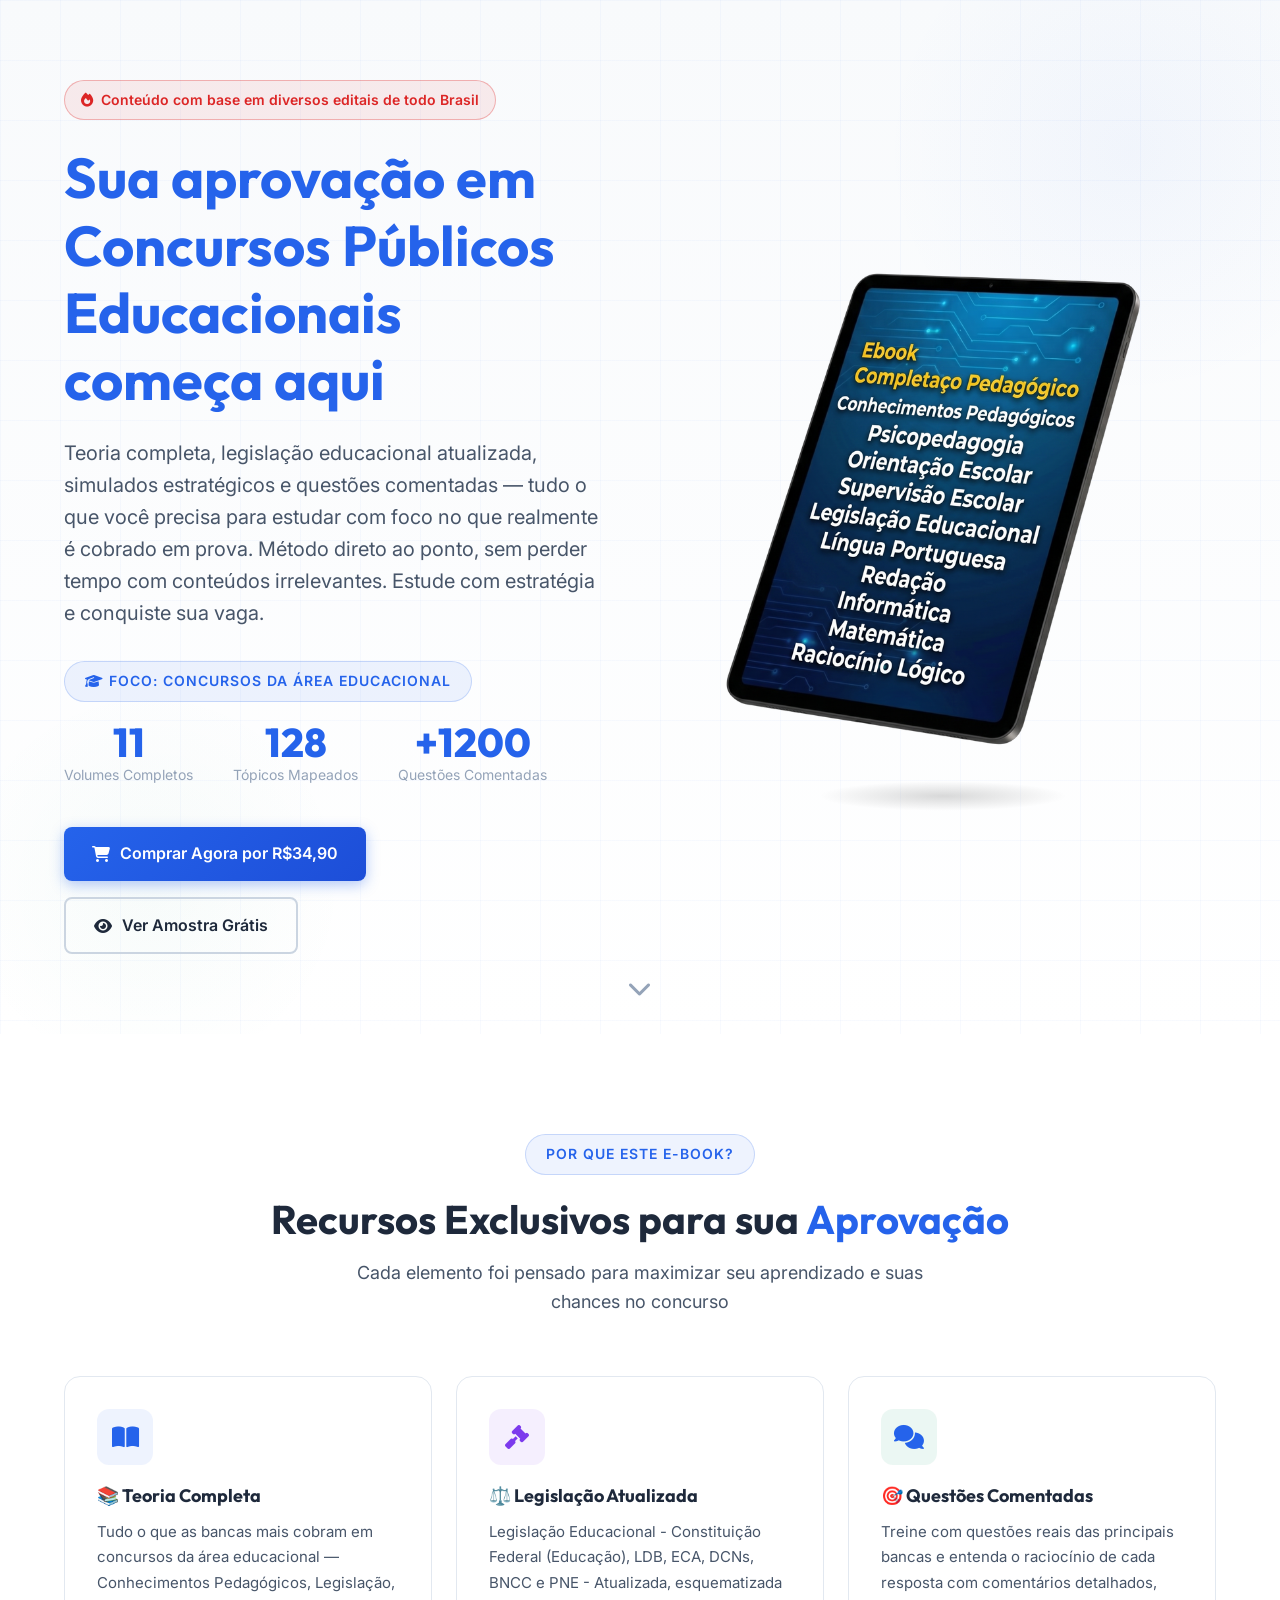
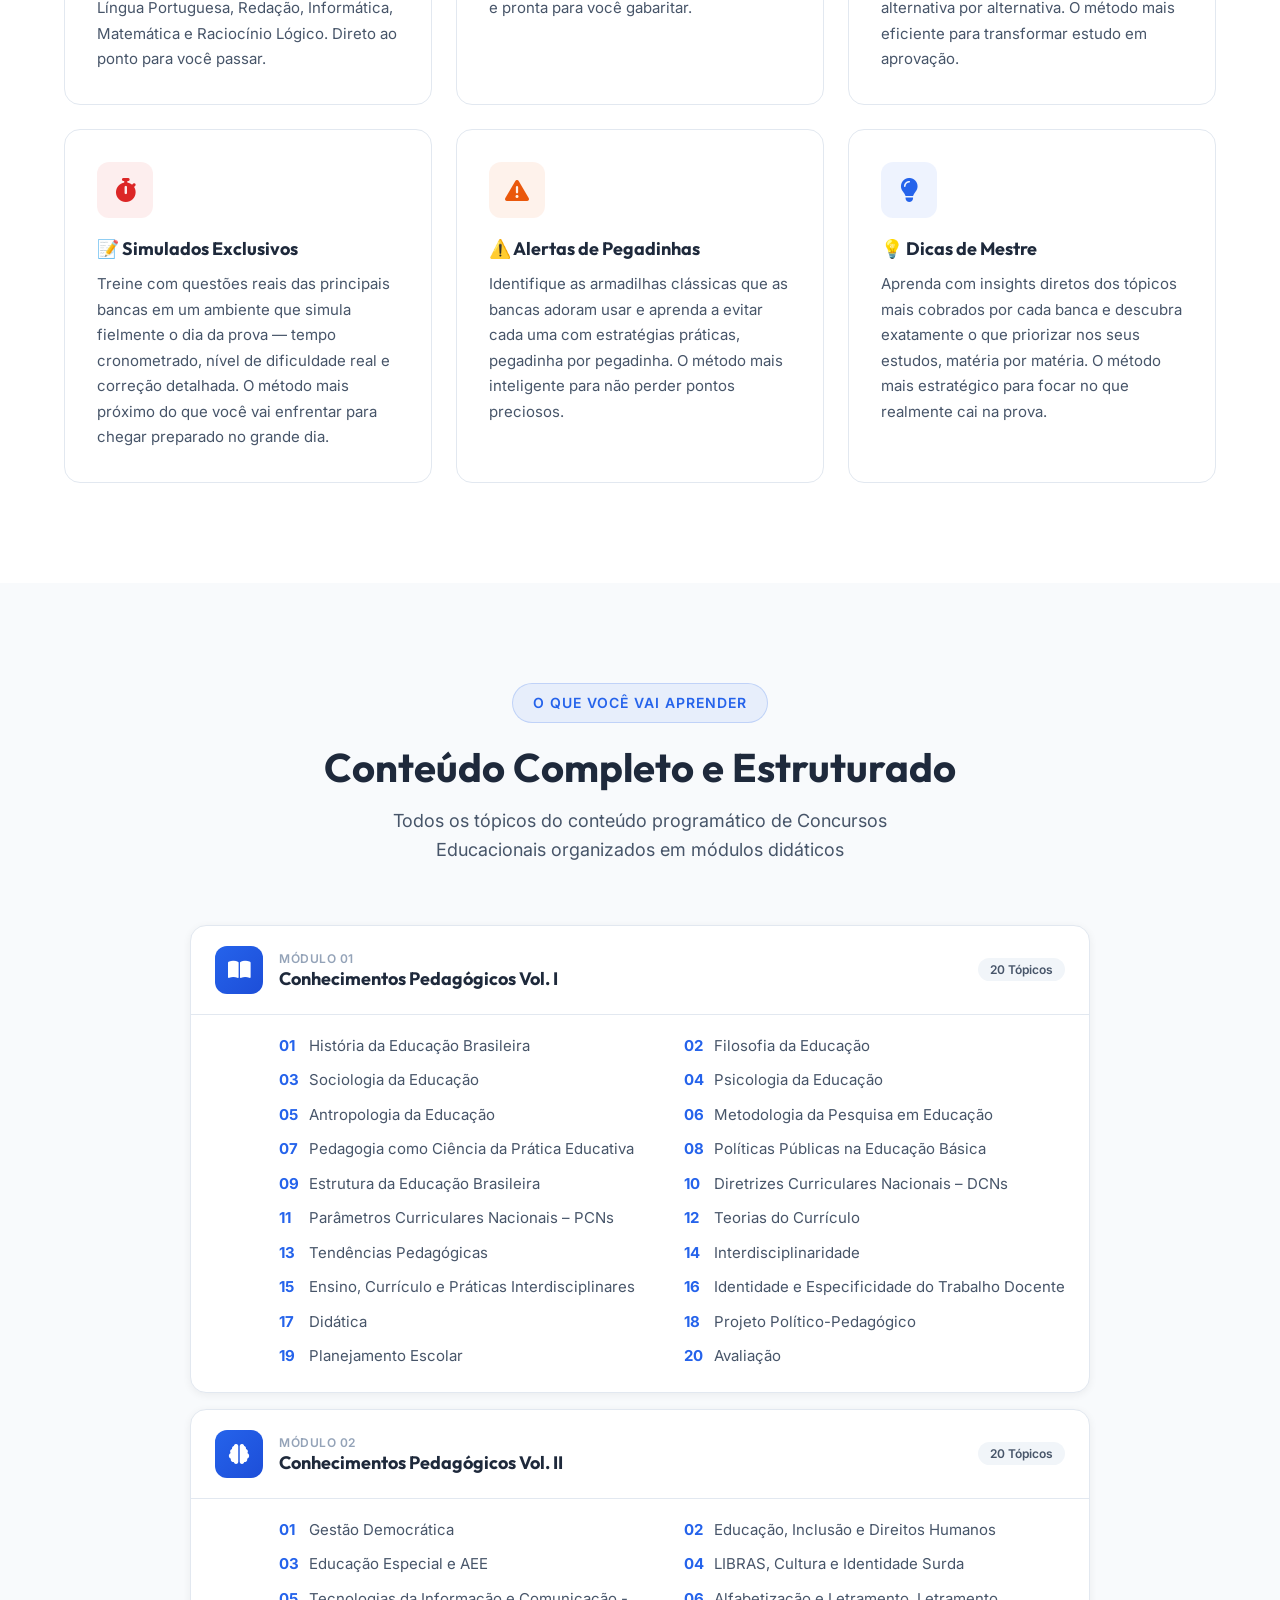
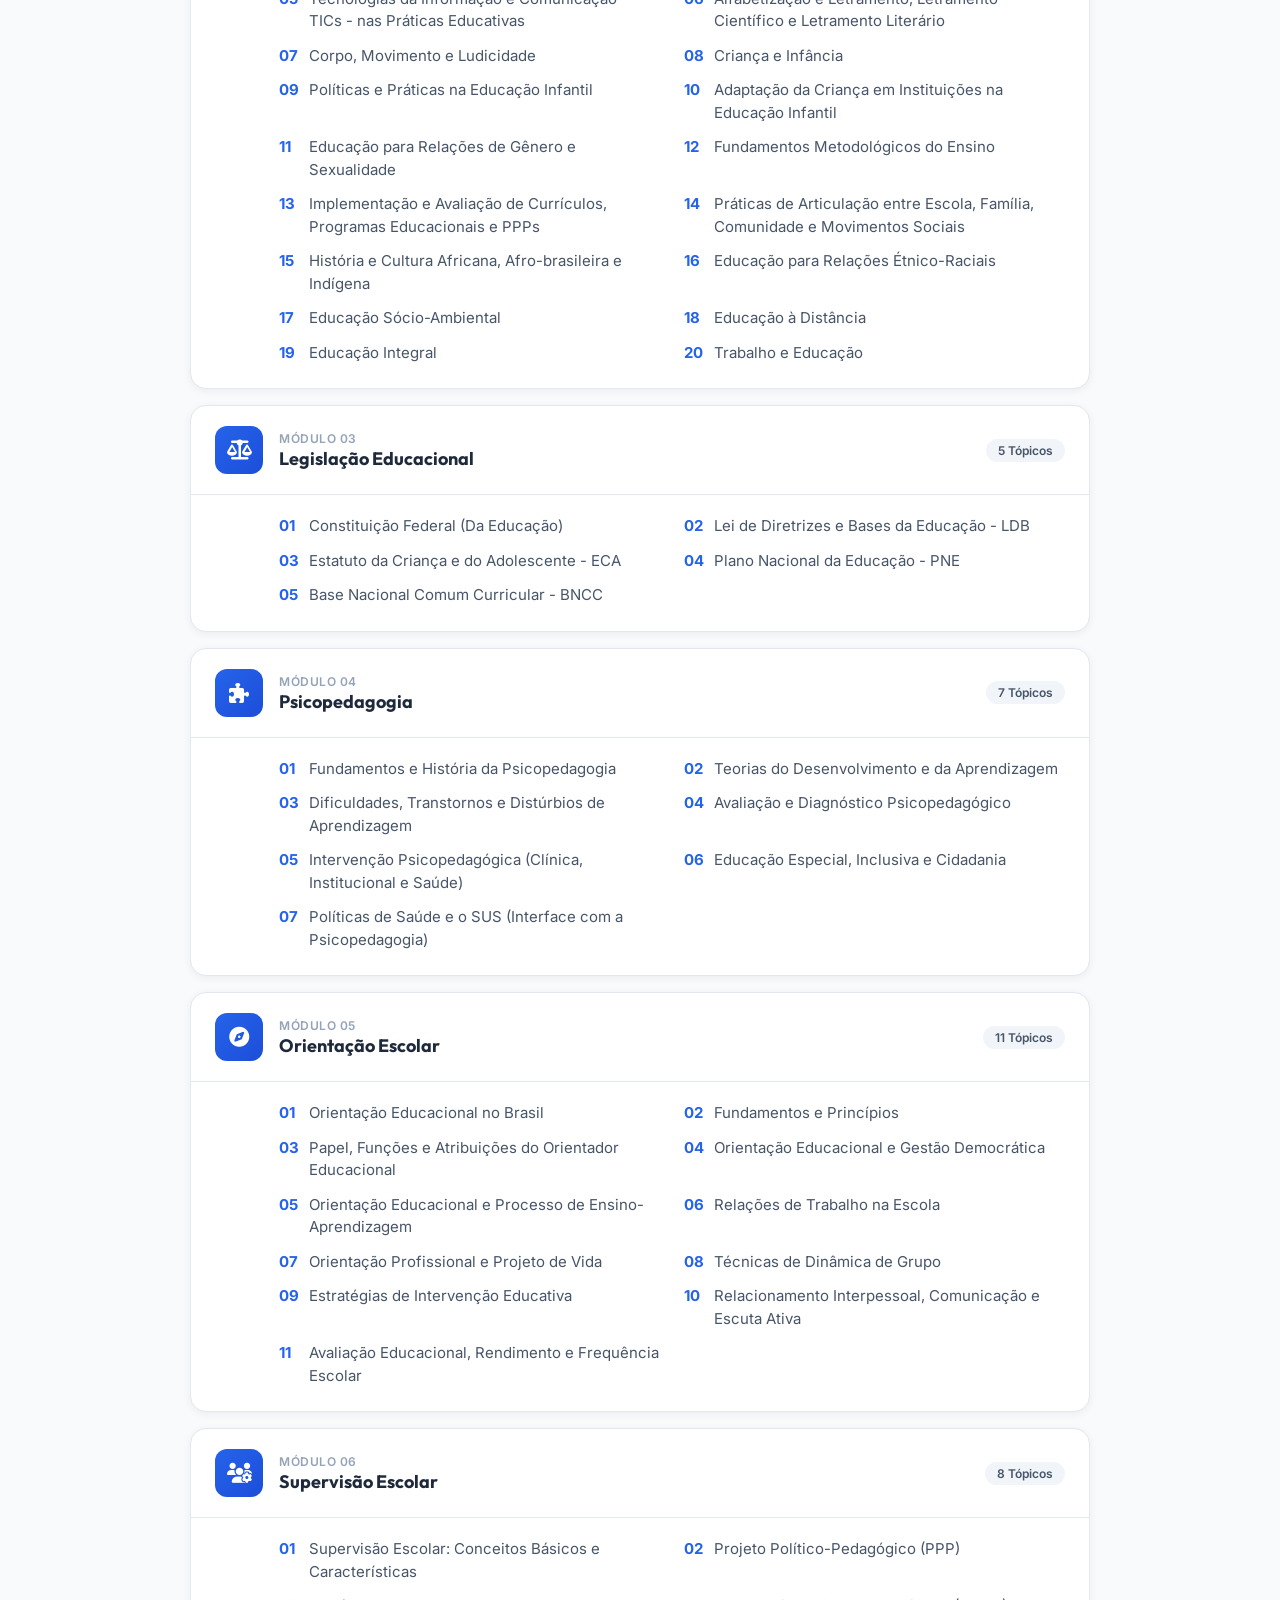
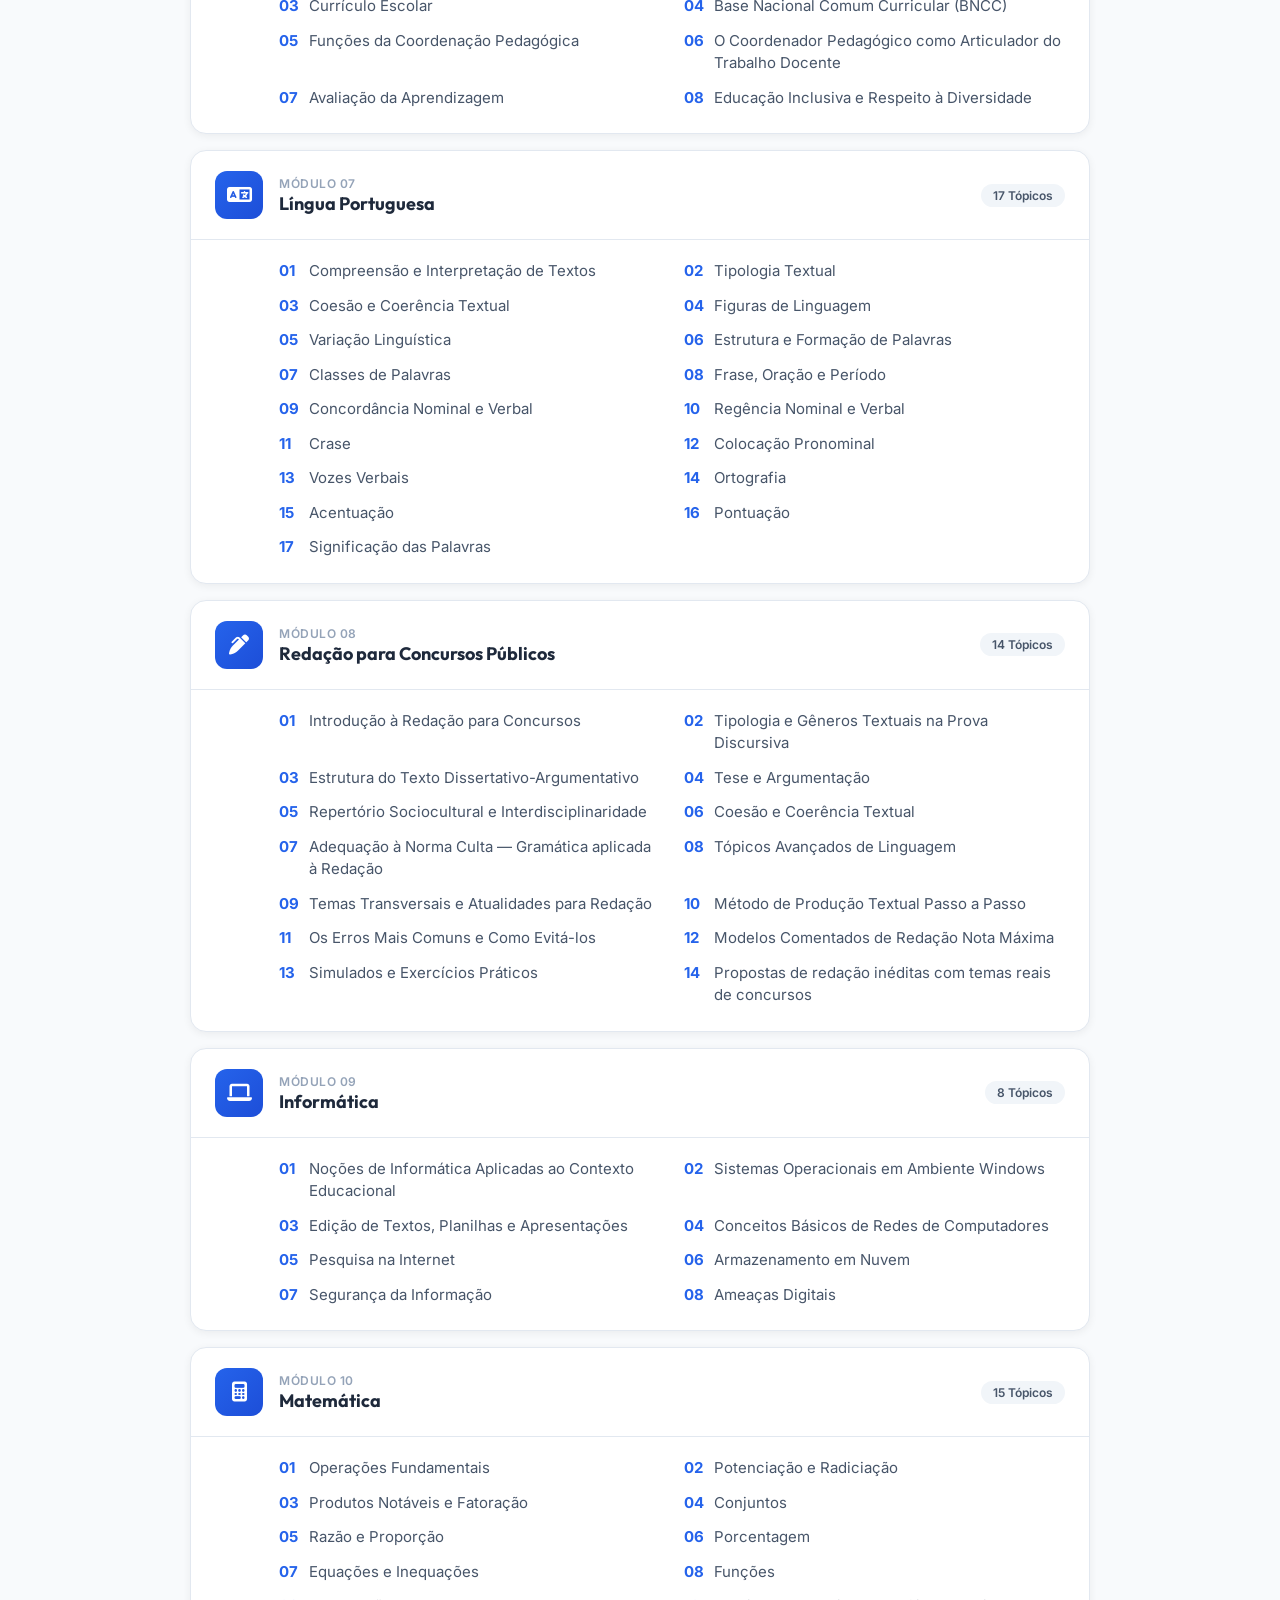
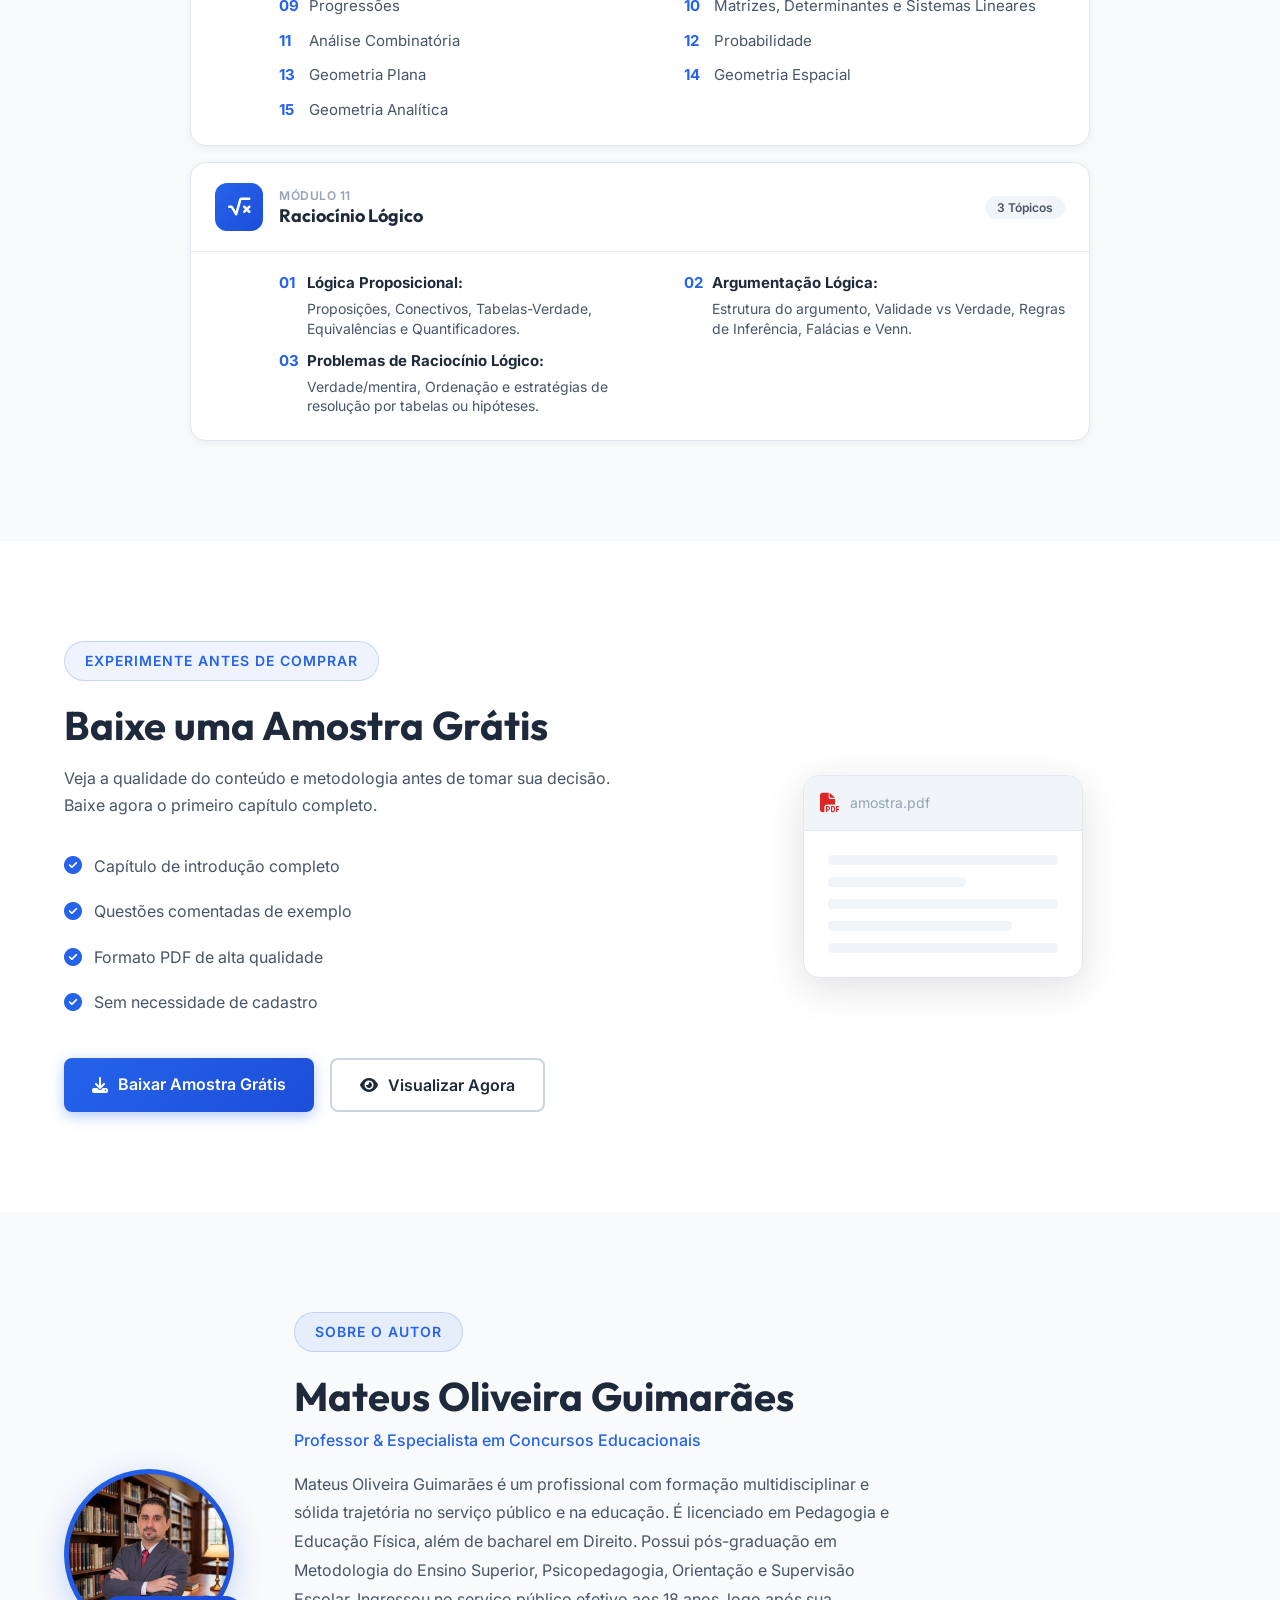
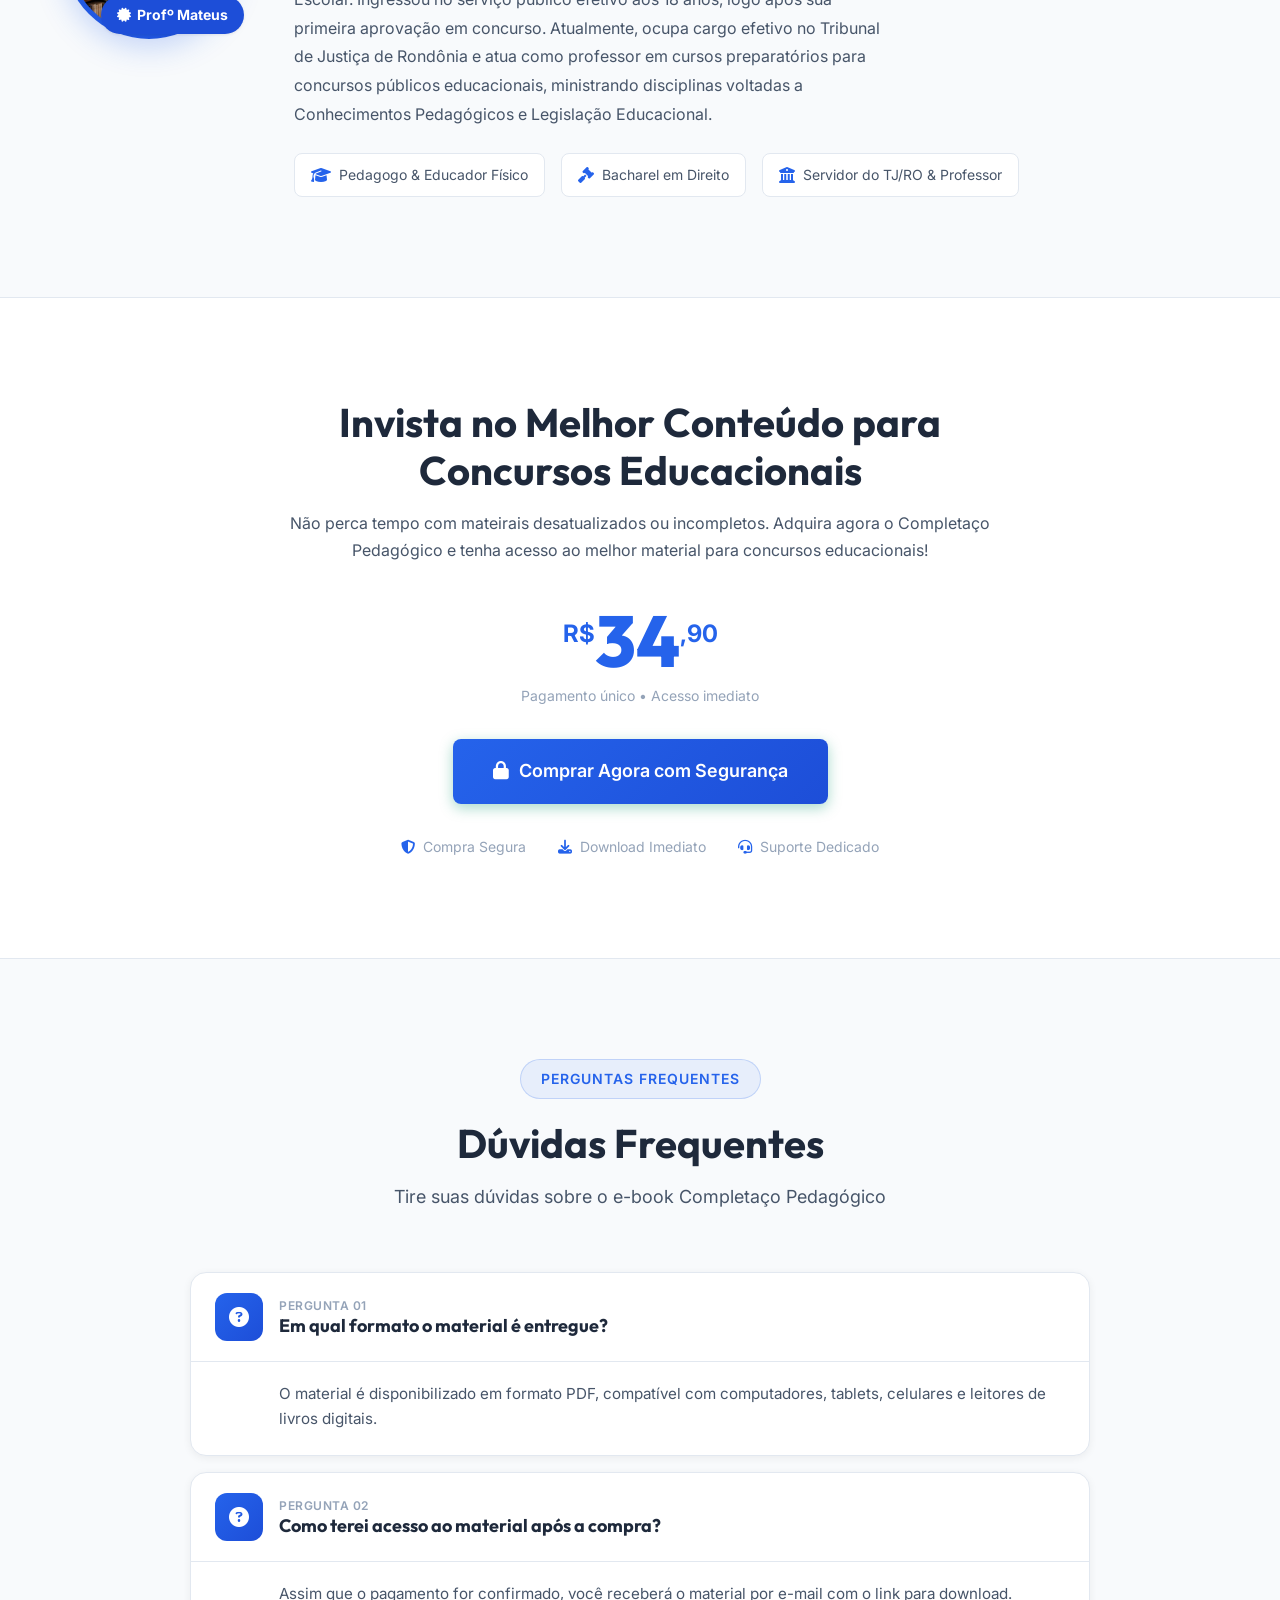
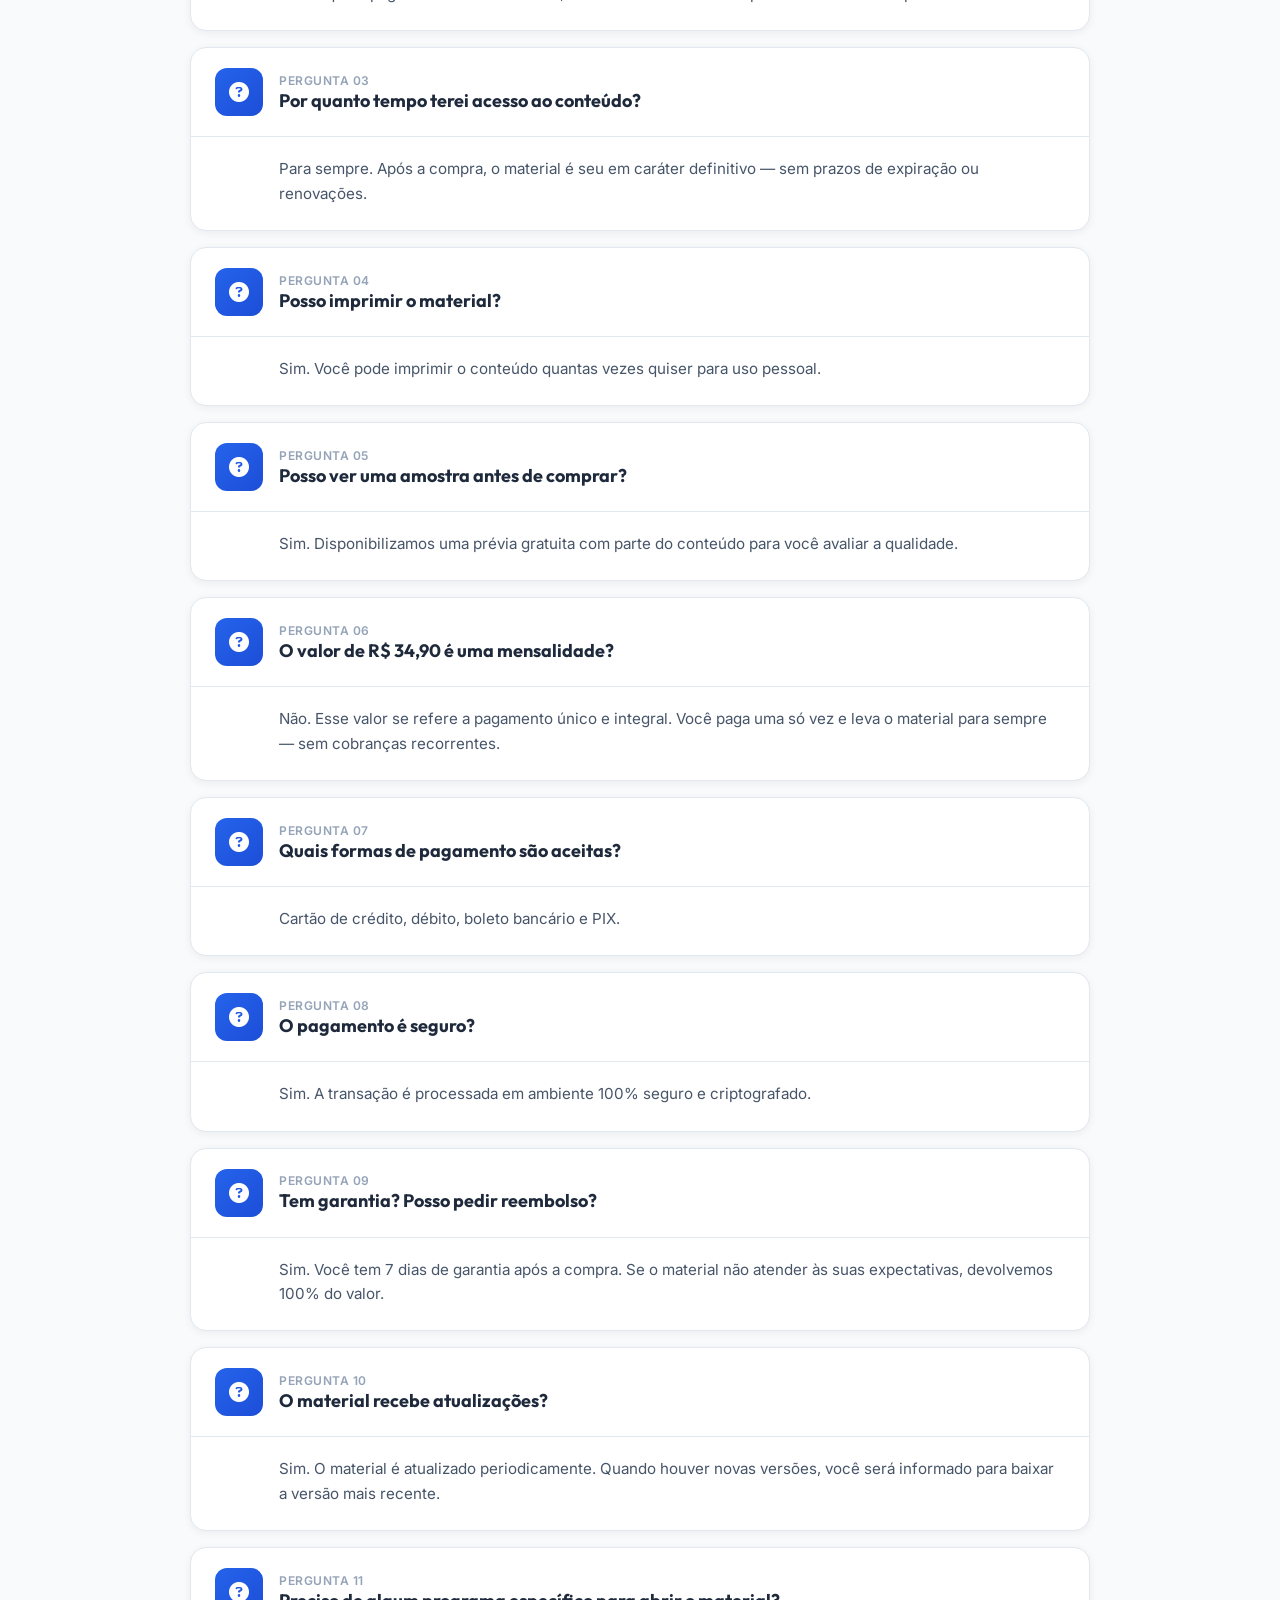
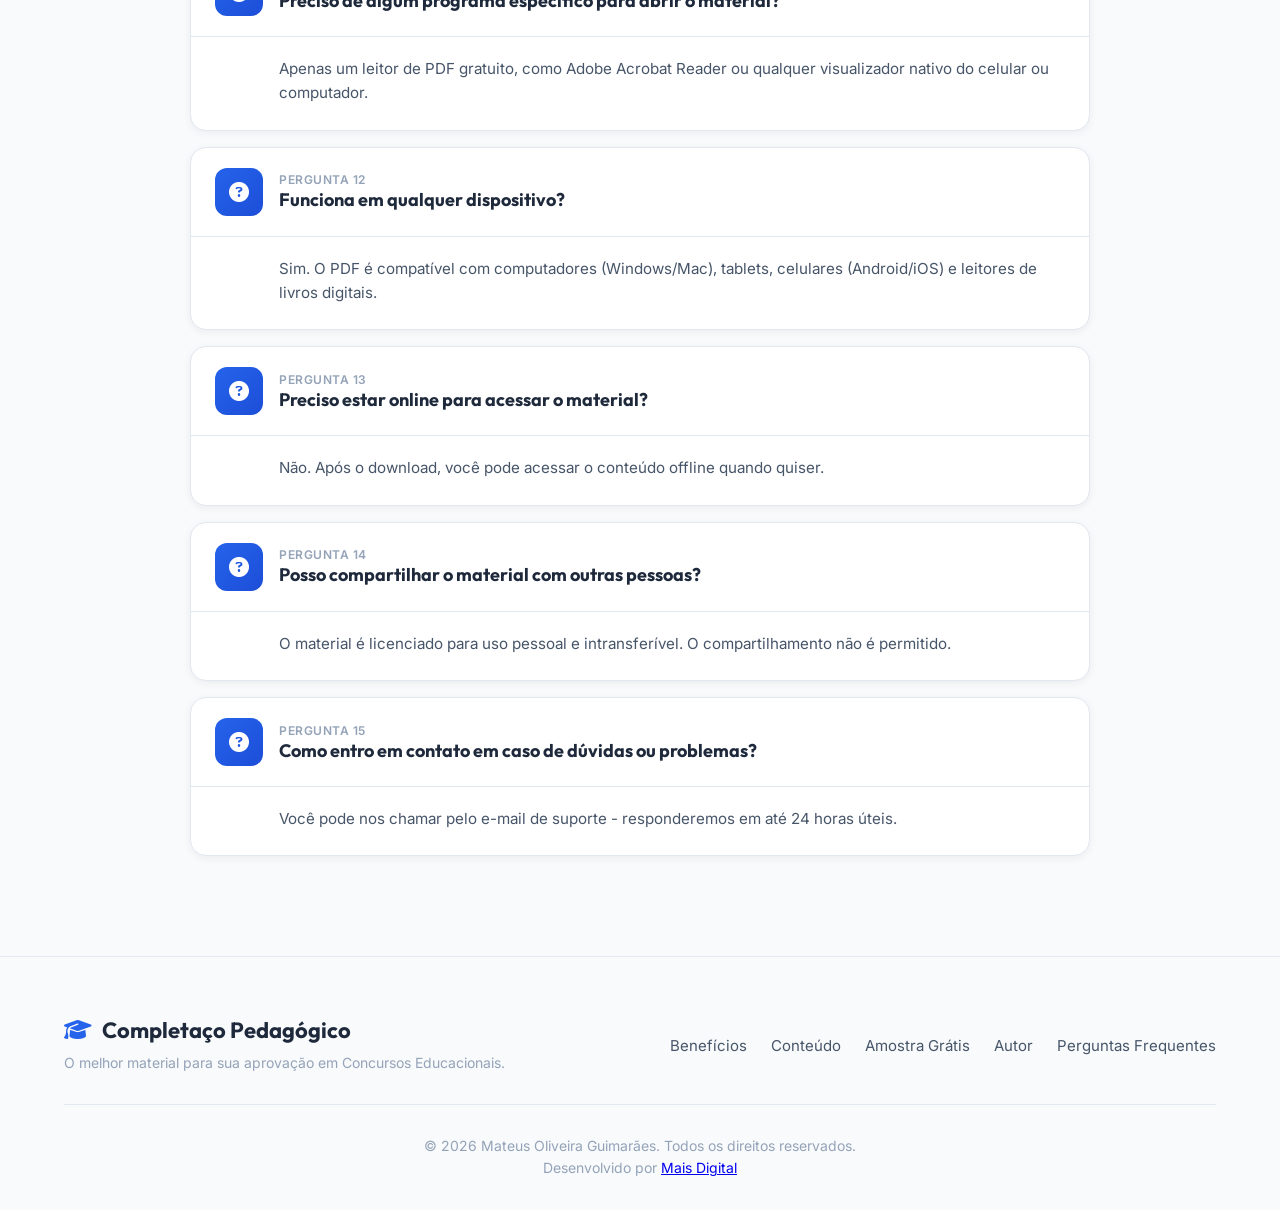
<file: index.html>
<!DOCTYPE html>
<html lang="pt-BR">

<head>
    <meta charset="UTF-8">
    <meta name="viewport" content="width=device-width, initial-scale=1.0">
    <meta name="description"
        content="E-book completo Completaço Pedagógico para Concursos Públicos Educacionais. Conhecimentos Pedagógicos, Legislação, Português, Redação, Informática e Matemática. Teoria, simulados e questões comentadas.">
    <meta name="keywords"
        content="completaço pedagógico, conhecimentos pedagógicos, legislação educacional, concurso professor, pedagogia concursos, orientação escolar, coordenação pedagógica, simulados concurso professor, ldb, eca, bncc, pne">
    <meta name="author" content="Mateus Oliveira Guimarães">
    <link rel="canonical" href="https://conhecimentospedagogicos.com/" />
    <meta name="robots" content="index, follow">

    <!-- Open Graph / Facebook -->
    <meta property="og:type" content="website">
    <meta property="og:url" content="https://conhecimentospedagogicos.com/">
    <meta property="og:title" content="Completaço Pedagógico | O melhor material para Concursos Educacionais">
    <meta property="og:description"
        content="Teoria completa, legislação educacional atualizada, simulados estratégicos e questões comentadas — tudo o que você precisa para ser aprovado.">
    <meta property="og:image" content="https://conhecimentospedagogicos.com/img/tablet-new.png">

    <!-- Twitter Card -->
    <meta name="twitter:card" content="summary_large_image">
    <meta name="twitter:url" content="https://conhecimentospedagogicos.com/">
    <meta name="twitter:title" content="Completaço Pedagógico | O melhor material para Concursos Educacionais">
    <meta name="twitter:description"
        content="Teoria completa, legislação educacional atualizada, simulados estratégicos e questões comentadas — tudo o que você precisa para ser aprovado.">
    <meta name="twitter:image" content="https://conhecimentospedagogicos.com/img/tablet-new.png">

    <!-- Favicon -->
    <link rel="icon" href="img/favicon.jpg" type="image/jpg">

    <title>Completaço Pedagógico | O melhor material para sua aprovação em Concursos Educacionais</title>

    <!-- Google Fonts -->
    <link rel="preconnect" href="https://fonts.googleapis.com">
    <link rel="preconnect" href="https://fonts.gstatic.com" crossorigin>
    <link
        href="https://fonts.googleapis.com/css2?family=Inter:wght@400;500;600;700;800&family=Outfit:wght@600;700;800&display=swap"
        rel="stylesheet">

    <!-- Font Awesome -->
    <link rel="stylesheet" href="https://cdnjs.cloudflare.com/ajax/libs/font-awesome/6.5.1/css/all.min.css">

    <!-- Styles -->
    <link rel="stylesheet" href="styles.css">

    <script src="https://cdn.utmify.com.br/scripts/utms/latest.js" data-utmify-prevent-xcod-sck
        data-utmify-prevent-subids async defer></script>
    <script>
        window.pixelId = "6961d1772ff1eef7f7cac928";
        var a = document.createElement("script");
        a.setAttribute("async", "");
        a.setAttribute("defer", "");
        a.setAttribute("src", "https://cdn.utmify.com.br/scripts/pixel/pixel.js");
        document.head.appendChild(a);
    </script>

</head>

<body>
    <!-- Hero Section - ATENÇÃO -->
    <section class="hero" id="inicio">
        <div class="hero-decoration">
            <div class="decoration-circle circle-1"></div>
            <div class="decoration-circle circle-2"></div>
            <div class="decoration-grid"></div>
        </div>

        <div class="container hero-content">
            <div class="hero-text">
                <span class="badge">
                    <i class="fas fa-fire"></i> Conteúdo com base em diversos editais de todo Brasil
                </span>
                <h1><span class="highlight">Sua aprovação em Concursos Públicos Educacionais começa aqui</span></h1>
                <p class="hero-subtitle">Teoria completa, legislação educacional atualizada, simulados estratégicos e
                    questões comentadas — tudo o que você precisa para estudar com foco no que realmente é cobrado em
                    prova. Método direto ao ponto, sem perder tempo com conteúdos irrelevantes. Estude com estratégia e
                    conquiste sua vaga.</p>
                <span class="section-tag">
                    <i class="fas fa-graduation-cap"></i> FOCO: Concursos da Área Educacional
                </span>
                <div class="hero-stats">
                    <div class="stat-item">
                        <span class="stat-number">11</span>
                        <span class="stat-label">Volumes Completos</span>
                    </div>
                    <div class="stat-item">
                        <span class="stat-number">128</span>
                        <span class="stat-label">Tópicos Mapeados</span>
                    </div>
                    <div class="stat-item">
                        <span class="stat-number">+1200</span>
                        <span class="stat-label">Questões Comentadas</span>
                    </div>
                </div>

                <div class="hero-cta">
                    <a href="#comprar" class="btn btn-primary">
                        <i class="fas fa-shopping-cart"></i>
                        Comprar Agora por R$34,90
                    </a>
                    <a href="#amostra" class="btn btn-secondary">
                        <i class="fas fa-eye"></i>
                        Ver Amostra Grátis
                    </a>
                </div>
            </div>

            <div class="hero-visual">
                <div class="ebook-mockup">
                    <div class="ebook-shadow"></div>
                    <img src="img/tablet-new.png" alt="e-book mockup" width="100%" />
                </div>
            </div>
        </div>

        <div class="scroll-indicator">
            <i class="fas fa-chevron-down"></i>
        </div>
    </section>

    <!-- Benefícios - INTERESSE -->
    <section class="benefits" id="beneficios">
        <div class="container">
            <div class="section-header">
                <span class="section-tag">Por que este e-book?</span>
                <h2>Recursos Exclusivos para sua <span class="highlight">Aprovação</span></h2>
                <p>Cada elemento foi pensado para maximizar seu aprendizado e suas chances no concurso</p>
            </div>

            <div class="benefits-grid">
                <div class="benefit-card">
                    <div class="benefit-icon">
                        <i class="fas fa-book-open"></i>
                    </div>
                    <h3>📚 Teoria Completa</h3>
                    <p>Tudo o que as bancas mais cobram em concursos da área educacional — Conhecimentos Pedagógicos,
                        Legislação, Língua Portuguesa, Redação, Informática, Matemática e Raciocínio Lógico. Direto ao
                        ponto para você passar.</p>
                </div>

                <div class="benefit-card">
                    <div class="benefit-icon keyboard">
                        <i class="fas fa-gavel"></i>
                    </div>
                    <h3>⚖️ Legislação Atualizada</h3>
                    <p>Legislação Educacional - Constituição Federal (Educação), LDB, ECA, DCNs, BNCC e PNE -
                        Atualizada, esquematizada e pronta para você gabaritar.</p>
                </div>

                <div class="benefit-card">
                    <div class="benefit-icon target">
                        <i class="fas fa-comments"></i>
                    </div>
                    <h3>🎯 Questões Comentadas</h3>
                    <p>Treine com questões reais das principais bancas e entenda o raciocínio de cada resposta com
                        comentários detalhados, alternativa por alternativa. O método mais eficiente para transformar
                        estudo em aprovação.</p>
                </div>

                <div class="benefit-card">
                    <div class="benefit-icon exam">
                        <i class="fas fa-stopwatch"></i>
                    </div>
                    <h3>📝 Simulados Exclusivos</h3>
                    <p>Treine com questões reais das principais bancas em um ambiente que simula fielmente o dia da
                        prova — tempo cronometrado, nível de dificuldade real e correção detalhada. O método mais
                        próximo do que você vai enfrentar para chegar preparado no grande dia.</p>
                </div>

                <div class="benefit-card">
                    <div class="benefit-icon warning">
                        <i class="fas fa-exclamation-triangle"></i>
                    </div>
                    <h3>⚠️ Alertas de Pegadinhas</h3>
                    <p>Identifique as armadilhas clássicas que as bancas adoram usar e aprenda a evitar cada uma com
                        estratégias práticas, pegadinha por pegadinha. O método mais inteligente para não perder pontos
                        preciosos.</p>
                </div>

                <div class="benefit-card">
                    <div class="benefit-icon">
                        <i class="fas fa-lightbulb"></i>
                    </div>
                    <h3>💡 Dicas de Mestre</h3>
                    <p>Aprenda com insights diretos dos tópicos mais cobrados por cada banca e descubra exatamente o que
                        priorizar nos seus estudos, matéria por matéria. O método mais estratégico para focar no que
                        realmente cai na prova.</p>
                </div>
            </div>
        </div>
    </section>

    <!-- Conteúdo do E-book - DESEJO -->
    <section class="content-chapters" id="conteudo">
        <div class="container">
            <div class="section-header">
                <span class="section-tag">O que você vai aprender</span>
                <h2>Conteúdo Completo e Estruturado</h2>
                <p>Todos os tópicos do conteúdo programático de Concursos Educacionais organizados em módulos didáticos
                </p>
            </div>

            <div class="accordion-container">
                <!-- Módulo 1 -->
                <div class="accordion-item">
                    <button class="accordion-header">
                        <div class="accordion-header-left">
                            <div class="accordion-icon"><i class="fas fa-book-open"></i></div>
                            <div class="accordion-title-wrapper">
                                <span class="accordion-subtitle">Módulo 01</span>
                                <h3>Conhecimentos Pedagógicos Vol. I</h3>
                            </div>
                        </div>
                        <div class="accordion-header-right">
                            <span class="accordion-badge">20 Tópicos</span>
                            <i class="fas fa-chevron-down accordion-chevron"></i>
                        </div>
                    </button>
                    <div class="accordion-collapse">
                        <div class="accordion-body">
                            <ul class="topic-list">
                                <li><span class="topic-number">01</span> História da Educação Brasileira</li>
                                <li><span class="topic-number">02</span> Filosofia da Educação</li>
                                <li><span class="topic-number">03</span> Sociologia da Educação</li>
                                <li><span class="topic-number">04</span> Psicologia da Educação</li>
                                <li><span class="topic-number">05</span> Antropologia da Educação</li>
                                <li><span class="topic-number">06</span> Metodologia da Pesquisa em Educação</li>
                                <li><span class="topic-number">07</span> Pedagogia como Ciência da Prática Educativa
                                </li>
                                <li><span class="topic-number">08</span> Políticas Públicas na Educação Básica</li>
                                <li><span class="topic-number">09</span> Estrutura da Educação Brasileira</li>
                                <li><span class="topic-number">10</span> Diretrizes Curriculares Nacionais – DCNs</li>
                                <li><span class="topic-number">11</span> Parâmetros Curriculares Nacionais – PCNs</li>
                                <li><span class="topic-number">12</span> Teorias do Currículo</li>
                                <li><span class="topic-number">13</span> Tendências Pedagógicas</li>
                                <li><span class="topic-number">14</span> Interdisciplinaridade</li>
                                <li><span class="topic-number">15</span> Ensino, Currículo e Práticas Interdisciplinares
                                </li>
                                <li><span class="topic-number">16</span> Identidade e Especificidade do Trabalho Docente
                                </li>
                                <li><span class="topic-number">17</span> Didática</li>
                                <li><span class="topic-number">18</span> Projeto Político-Pedagógico</li>
                                <li><span class="topic-number">19</span> Planejamento Escolar</li>
                                <li><span class="topic-number">20</span> Avaliação</li>
                            </ul>
                        </div>
                    </div>
                </div>

                <!-- Módulo 2 -->
                <div class="accordion-item">
                    <button class="accordion-header">
                        <div class="accordion-header-left">
                            <div class="accordion-icon"><i class="fas fa-brain"></i></div>
                            <div class="accordion-title-wrapper">
                                <span class="accordion-subtitle">Módulo 02</span>
                                <h3>Conhecimentos Pedagógicos Vol. II</h3>
                            </div>
                        </div>
                        <div class="accordion-header-right">
                            <span class="accordion-badge">20 Tópicos</span>
                            <i class="fas fa-chevron-down accordion-chevron"></i>
                        </div>
                    </button>
                    <div class="accordion-collapse">
                        <div class="accordion-body">
                            <ul class="topic-list">
                                <li><span class="topic-number">01</span> Gestão Democrática</li>
                                <li><span class="topic-number">02</span> Educação, Inclusão e Direitos Humanos</li>
                                <li><span class="topic-number">03</span> Educação Especial e AEE</li>
                                <li><span class="topic-number">04</span> LIBRAS, Cultura e Identidade Surda</li>
                                <li><span class="topic-number">05</span> Tecnologias da Informação e Comunicação - TICs
                                    - nas Práticas Educativas</li>
                                <li><span class="topic-number">06</span> Alfabetização e Letramento, Letramento
                                    Científico e Letramento Literário</li>
                                <li><span class="topic-number">07</span> Corpo, Movimento e Ludicidade</li>
                                <li><span class="topic-number">08</span> Criança e Infância</li>
                                <li><span class="topic-number">09</span> Políticas e Práticas na Educação Infantil</li>
                                <li><span class="topic-number">10</span> Adaptação da Criança em Instituições na
                                    Educação Infantil</li>
                                <li><span class="topic-number">11</span> Educação para Relações de Gênero e Sexualidade
                                </li>
                                <li><span class="topic-number">12</span> Fundamentos Metodológicos do Ensino</li>
                                <li><span class="topic-number">13</span> Implementação e Avaliação de Currículos,
                                    Programas Educacionais e PPPs</li>
                                <li><span class="topic-number">14</span> Práticas de Articulação entre Escola, Família,
                                    Comunidade e Movimentos Sociais</li>
                                <li><span class="topic-number">15</span> História e Cultura Africana, Afro-brasileira e
                                    Indígena</li>
                                <li><span class="topic-number">16</span> Educação para Relações Étnico-Raciais</li>
                                <li><span class="topic-number">17</span> Educação Sócio-Ambiental</li>
                                <li><span class="topic-number">18</span> Educação à Distância</li>
                                <li><span class="topic-number">19</span> Educação Integral</li>
                                <li><span class="topic-number">20</span> Trabalho e Educação</li>
                            </ul>
                        </div>
                    </div>
                </div>

                <!-- Módulo 3 -->
                <div class="accordion-item">
                    <button class="accordion-header">
                        <div class="accordion-header-left">
                            <div class="accordion-icon"><i class="fas fa-scale-balanced"></i></div>
                            <div class="accordion-title-wrapper">
                                <span class="accordion-subtitle">Módulo 03</span>
                                <h3>Legislação Educacional</h3>
                            </div>
                        </div>
                        <div class="accordion-header-right">
                            <span class="accordion-badge">5 Tópicos</span>
                            <i class="fas fa-chevron-down accordion-chevron"></i>
                        </div>
                    </button>
                    <div class="accordion-collapse">
                        <div class="accordion-body">
                            <ul class="topic-list">
                                <li><span class="topic-number">01</span> Constituição Federal (Da Educação)</li>
                                <li><span class="topic-number">02</span> Lei de Diretrizes e Bases da Educação - LDB
                                </li>
                                <li><span class="topic-number">03</span> Estatuto da Criança e do Adolescente - ECA</li>
                                <li><span class="topic-number">04</span> Plano Nacional da Educação - PNE</li>
                                <li><span class="topic-number">05</span> Base Nacional Comum Curricular - BNCC</li>
                            </ul>
                        </div>
                    </div>
                </div>

                <!-- Módulo 4 -->
                <div class="accordion-item">
                    <button class="accordion-header">
                        <div class="accordion-header-left">
                            <div class="accordion-icon"><i class="fas fa-puzzle-piece"></i></div>
                            <div class="accordion-title-wrapper">
                                <span class="accordion-subtitle">Módulo 04</span>
                                <h3>Psicopedagogia</h3>
                            </div>
                        </div>
                        <div class="accordion-header-right">
                            <span class="accordion-badge">7 Tópicos</span>
                            <i class="fas fa-chevron-down accordion-chevron"></i>
                        </div>
                    </button>
                    <div class="accordion-collapse">
                        <div class="accordion-body">
                            <ul class="topic-list">
                                <li><span class="topic-number">01</span> Fundamentos e História da Psicopedagogia</li>
                                <li><span class="topic-number">02</span> Teorias do Desenvolvimento e da Aprendizagem
                                </li>
                                <li><span class="topic-number">03</span> Dificuldades, Transtornos e Distúrbios de
                                    Aprendizagem</li>
                                <li><span class="topic-number">04</span> Avaliação e Diagnóstico Psicopedagógico</li>
                                <li><span class="topic-number">05</span> Intervenção Psicopedagógica (Clínica,
                                    Institucional e Saúde)</li>
                                <li><span class="topic-number">06</span> Educação Especial, Inclusiva e Cidadania</li>
                                <li><span class="topic-number">07</span> Políticas de Saúde e o SUS (Interface com a
                                    Psicopedagogia)</li>
                            </ul>
                        </div>
                    </div>
                </div>

                <!-- Módulo 5 -->
                <div class="accordion-item">
                    <button class="accordion-header">
                        <div class="accordion-header-left">
                            <div class="accordion-icon"><i class="fas fa-compass"></i></div>
                            <div class="accordion-title-wrapper">
                                <span class="accordion-subtitle">Módulo 05</span>
                                <h3>Orientação Escolar</h3>
                            </div>
                        </div>
                        <div class="accordion-header-right">
                            <span class="accordion-badge">11 Tópicos</span>
                            <i class="fas fa-chevron-down accordion-chevron"></i>
                        </div>
                    </button>
                    <div class="accordion-collapse">
                        <div class="accordion-body">
                            <ul class="topic-list">
                                <li><span class="topic-number">01</span> Orientação Educacional no Brasil</li>
                                <li><span class="topic-number">02</span> Fundamentos e Princípios</li>
                                <li><span class="topic-number">03</span> Papel, Funções e Atribuições do Orientador
                                    Educacional</li>
                                <li><span class="topic-number">04</span> Orientação Educacional e Gestão Democrática
                                </li>
                                <li><span class="topic-number">05</span> Orientação Educacional e Processo de
                                    Ensino-Aprendizagem</li>
                                <li><span class="topic-number">06</span> Relações de Trabalho na Escola</li>
                                <li><span class="topic-number">07</span> Orientação Profissional e Projeto de Vida</li>
                                <li><span class="topic-number">08</span> Técnicas de Dinâmica de Grupo</li>
                                <li><span class="topic-number">09</span> Estratégias de Intervenção Educativa</li>
                                <li><span class="topic-number">10</span> Relacionamento Interpessoal, Comunicação e
                                    Escuta Ativa</li>
                                <li><span class="topic-number">11</span> Avaliação Educacional, Rendimento e Frequência
                                    Escolar</li>
                            </ul>
                        </div>
                    </div>
                </div>

                <!-- Módulo 6 -->
                <div class="accordion-item">
                    <button class="accordion-header">
                        <div class="accordion-header-left">
                            <div class="accordion-icon"><i class="fas fa-users-gear"></i></div>
                            <div class="accordion-title-wrapper">
                                <span class="accordion-subtitle">Módulo 06</span>
                                <h3>Supervisão Escolar</h3>
                            </div>
                        </div>
                        <div class="accordion-header-right">
                            <span class="accordion-badge">8 Tópicos</span>
                            <i class="fas fa-chevron-down accordion-chevron"></i>
                        </div>
                    </button>
                    <div class="accordion-collapse">
                        <div class="accordion-body">
                            <ul class="topic-list">
                                <li><span class="topic-number">01</span> Supervisão Escolar: Conceitos Básicos e
                                    Características</li>
                                <li><span class="topic-number">02</span> Projeto Político-Pedagógico (PPP)</li>
                                <li><span class="topic-number">03</span> Currículo Escolar</li>
                                <li><span class="topic-number">04</span> Base Nacional Comum Curricular (BNCC)</li>
                                <li><span class="topic-number">05</span> Funções da Coordenação Pedagógica</li>
                                <li><span class="topic-number">06</span> O Coordenador Pedagógico como Articulador do
                                    Trabalho Docente</li>
                                <li><span class="topic-number">07</span> Avaliação da Aprendizagem</li>
                                <li><span class="topic-number">08</span> Educação Inclusiva e Respeito à Diversidade
                                </li>
                            </ul>
                        </div>
                    </div>
                </div>

                <!-- Módulo 7 -->
                <div class="accordion-item">
                    <button class="accordion-header">
                        <div class="accordion-header-left">
                            <div class="accordion-icon"><i class="fas fa-language"></i></div>
                            <div class="accordion-title-wrapper">
                                <span class="accordion-subtitle">Módulo 07</span>
                                <h3>Língua Portuguesa</h3>
                            </div>
                        </div>
                        <div class="accordion-header-right">
                            <span class="accordion-badge">17 Tópicos</span>
                            <i class="fas fa-chevron-down accordion-chevron"></i>
                        </div>
                    </button>
                    <div class="accordion-collapse">
                        <div class="accordion-body">
                            <ul class="topic-list">
                                <li><span class="topic-number">01</span> Compreensão e Interpretação de Textos</li>
                                <li><span class="topic-number">02</span> Tipologia Textual</li>
                                <li><span class="topic-number">03</span> Coesão e Coerência Textual</li>
                                <li><span class="topic-number">04</span> Figuras de Linguagem</li>
                                <li><span class="topic-number">05</span> Variação Linguística</li>
                                <li><span class="topic-number">06</span> Estrutura e Formação de Palavras</li>
                                <li><span class="topic-number">07</span> Classes de Palavras</li>
                                <li><span class="topic-number">08</span> Frase, Oração e Período</li>
                                <li><span class="topic-number">09</span> Concordância Nominal e Verbal</li>
                                <li><span class="topic-number">10</span> Regência Nominal e Verbal</li>
                                <li><span class="topic-number">11</span> Crase</li>
                                <li><span class="topic-number">12</span> Colocação Pronominal</li>
                                <li><span class="topic-number">13</span> Vozes Verbais</li>
                                <li><span class="topic-number">14</span> Ortografia</li>
                                <li><span class="topic-number">15</span> Acentuação</li>
                                <li><span class="topic-number">16</span> Pontuação</li>
                                <li><span class="topic-number">17</span> Significação das Palavras</li>
                            </ul>
                        </div>
                    </div>
                </div>

                <!-- Módulo 8 -->
                <div class="accordion-item">
                    <button class="accordion-header">
                        <div class="accordion-header-left">
                            <div class="accordion-icon"><i class="fas fa-pen-clip"></i></div>
                            <div class="accordion-title-wrapper">
                                <span class="accordion-subtitle">Módulo 08</span>
                                <h3>Redação para Concursos Públicos</h3>
                            </div>
                        </div>
                        <div class="accordion-header-right">
                            <span class="accordion-badge">14 Tópicos</span>
                            <i class="fas fa-chevron-down accordion-chevron"></i>
                        </div>
                    </button>
                    <div class="accordion-collapse">
                        <div class="accordion-body">
                            <ul class="topic-list">
                                <li><span class="topic-number">01</span> Introdução à Redação para Concursos</li>
                                <li><span class="topic-number">02</span> Tipologia e Gêneros Textuais na Prova
                                    Discursiva</li>
                                <li><span class="topic-number">03</span> Estrutura do Texto Dissertativo-Argumentativo
                                </li>
                                <li><span class="topic-number">04</span> Tese e Argumentação</li>
                                <li><span class="topic-number">05</span> Repertório Sociocultural e
                                    Interdisciplinaridade</li>
                                <li><span class="topic-number">06</span> Coesão e Coerência Textual</li>
                                <li><span class="topic-number">07</span> Adequação à Norma Culta — Gramática aplicada à
                                    Redação</li>
                                <li><span class="topic-number">08</span> Tópicos Avançados de Linguagem</li>
                                <li><span class="topic-number">09</span> Temas Transversais e Atualidades para Redação
                                </li>
                                <li><span class="topic-number">10</span> Método de Produção Textual Passo a Passo</li>
                                <li><span class="topic-number">11</span> Os Erros Mais Comuns e Como Evitá-los</li>
                                <li><span class="topic-number">12</span> Modelos Comentados de Redação Nota Máxima</li>
                                <li><span class="topic-number">13</span> Simulados e Exercícios Práticos</li>
                                <li><span class="topic-number">14</span> Propostas de redação inéditas com temas reais
                                    de concursos</li>
                            </ul>
                        </div>
                    </div>
                </div>

                <!-- Módulo 9 -->
                <div class="accordion-item">
                    <button class="accordion-header">
                        <div class="accordion-header-left">
                            <div class="accordion-icon"><i class="fas fa-laptop"></i></div>
                            <div class="accordion-title-wrapper">
                                <span class="accordion-subtitle">Módulo 09</span>
                                <h3>Informática</h3>
                            </div>
                        </div>
                        <div class="accordion-header-right">
                            <span class="accordion-badge">8 Tópicos</span>
                            <i class="fas fa-chevron-down accordion-chevron"></i>
                        </div>
                    </button>
                    <div class="accordion-collapse">
                        <div class="accordion-body">
                            <ul class="topic-list">
                                <li><span class="topic-number">01</span> Noções de Informática Aplicadas ao Contexto
                                    Educacional</li>
                                <li><span class="topic-number">02</span> Sistemas Operacionais em Ambiente Windows</li>
                                <li><span class="topic-number">03</span> Edição de Textos, Planilhas e Apresentações
                                </li>
                                <li><span class="topic-number">04</span> Conceitos Básicos de Redes de Computadores</li>
                                <li><span class="topic-number">05</span> Pesquisa na Internet</li>
                                <li><span class="topic-number">06</span> Armazenamento em Nuvem</li>
                                <li><span class="topic-number">07</span> Segurança da Informação</li>
                                <li><span class="topic-number">08</span> Ameaças Digitais</li>
                            </ul>
                        </div>
                    </div>
                </div>

                <!-- Módulo 10 -->
                <div class="accordion-item">
                    <button class="accordion-header">
                        <div class="accordion-header-left">
                            <div class="accordion-icon"><i class="fas fa-calculator"></i></div>
                            <div class="accordion-title-wrapper">
                                <span class="accordion-subtitle">Módulo 10</span>
                                <h3>Matemática</h3>
                            </div>
                        </div>
                        <div class="accordion-header-right">
                            <span class="accordion-badge">15 Tópicos</span>
                            <i class="fas fa-chevron-down accordion-chevron"></i>
                        </div>
                    </button>
                    <div class="accordion-collapse">
                        <div class="accordion-body">
                            <ul class="topic-list">
                                <li><span class="topic-number">01</span> Operações Fundamentais</li>
                                <li><span class="topic-number">02</span> Potenciação e Radiciação</li>
                                <li><span class="topic-number">03</span> Produtos Notáveis e Fatoração</li>
                                <li><span class="topic-number">04</span> Conjuntos</li>
                                <li><span class="topic-number">05</span> Razão e Proporção</li>
                                <li><span class="topic-number">06</span> Porcentagem</li>
                                <li><span class="topic-number">07</span> Equações e Inequações</li>
                                <li><span class="topic-number">08</span> Funções</li>
                                <li><span class="topic-number">09</span> Progressões</li>
                                <li><span class="topic-number">10</span> Matrizes, Determinantes e Sistemas Lineares
                                </li>
                                <li><span class="topic-number">11</span> Análise Combinatória</li>
                                <li><span class="topic-number">12</span> Probabilidade</li>
                                <li><span class="topic-number">13</span> Geometria Plana</li>
                                <li><span class="topic-number">14</span> Geometria Espacial</li>
                                <li><span class="topic-number">15</span> Geometria Analítica</li>
                            </ul>
                        </div>
                    </div>
                </div>

                <!-- Módulo 11 -->
                <div class="accordion-item">
                    <button class="accordion-header">
                        <div class="accordion-header-left">
                            <div class="accordion-icon"><i class="fas fa-square-root-variable"></i></div>
                            <div class="accordion-title-wrapper">
                                <span class="accordion-subtitle">Módulo 11</span>
                                <h3>Raciocínio Lógico</h3>
                            </div>
                        </div>
                        <div class="accordion-header-right">
                            <span class="accordion-badge">3 Tópicos</span>
                            <i class="fas fa-chevron-down accordion-chevron"></i>
                        </div>
                    </button>
                    <div class="accordion-collapse">
                        <div class="accordion-body">
                            <ul class="topic-list">
                                <li class="has-description">
                                    <div class="topic-header">
                                        <span class="topic-number">01</span>
                                        <span class="topic-title">Lógica Proposicional:</span>
                                    </div>
                                    <div class="topic-desc">Proposições, Conectivos, Tabelas-Verdade, Equivalências e
                                        Quantificadores.</div>
                                </li>
                                <li class="has-description">
                                    <div class="topic-header">
                                        <span class="topic-number">02</span>
                                        <span class="topic-title">Argumentação Lógica:</span>
                                    </div>
                                    <div class="topic-desc">Estrutura do argumento, Validade vs Verdade, Regras de
                                        Inferência, Falácias e Venn.</div>
                                </li>
                                <li class="has-description">
                                    <div class="topic-header">
                                        <span class="topic-number">03</span>
                                        <span class="topic-title">Problemas de Raciocínio Lógico:</span>
                                    </div>
                                    <div class="topic-desc">Verdade/mentira, Ordenação e estratégias de resolução por
                                        tabelas ou hipóteses.</div>
                                </li>
                            </ul>
                        </div>
                    </div>
                </div>
            </div>
        </div>
    </section>

    <!-- Amostra Grátis -->
    <section class="free-sample" id="amostra">
        <div class="container">
            <div class="sample-wrapper">
                <div class="sample-content">
                    <span class="section-tag">Experimente antes de comprar</span>
                    <h2>Baixe uma Amostra Grátis</h2>
                    <p>Veja a qualidade do conteúdo e metodologia antes de tomar sua decisão. Baixe agora o primeiro
                        capítulo completo.</p>

                    <ul class="sample-features">
                        <li><i class="fas fa-check-circle"></i> Capítulo de introdução completo</li>
                        <li><i class="fas fa-check-circle"></i> Questões comentadas de exemplo</li>
                        <li><i class="fas fa-check-circle"></i> Formato PDF de alta qualidade</li>
                        <li><i class="fas fa-check-circle"></i> Sem necessidade de cadastro</li>
                    </ul>

                    <div class="sample-actions">
                        <a href="ebook/amostra.pdf" download class="btn btn-primary">
                            <i class="fas fa-download"></i>
                            Baixar Amostra Grátis
                        </a>
                        <button class="btn btn-secondary" id="previewBtn">
                            <i class="fas fa-eye"></i>
                            Visualizar Agora
                        </button>
                    </div>
                </div>
                <div class="sample-visual">
                    <div class="pdf-preview">
                        <div class="pdf-header">
                            <i class="fas fa-file-pdf"></i>
                            <span>amostra.pdf</span>
                        </div>
                        <div class="pdf-body">
                            <div class="pdf-page">
                                <div class="pdf-line"></div>
                                <div class="pdf-line short"></div>
                                <div class="pdf-line"></div>
                                <div class="pdf-line medium"></div>
                                <div class="pdf-line"></div>
                            </div>
                        </div>
                    </div>
                </div>
            </div>
        </div>
    </section>

    <!-- Sobre o Autor -->
    <section class="author" id="autor">
        <div class="container">
            <div class="author-wrapper">
                <div class="author-image">
                    <div class="author-avatar">
                        <img src="img/autor-new.webp" alt="Mateus Oliveira Guimarães" />
                    </div>
                    <div class="author-badge">
                        <i class="fas fa-certificate"></i>
                        <span>Profº Mateus</span>
                    </div>
                </div>
                <div class="author-content">
                    <span class="section-tag">Sobre o autor</span>
                    <h2>Mateus Oliveira Guimarães</h2>
                    <p class="author-title">Professor & Especialista em Concursos Educacionais</p>
                    <p class="author-bio">Mateus Oliveira Guimarães é um profissional com formação multidisciplinar e
                        sólida trajetória no serviço público e na educação. É licenciado em Pedagogia e Educação Física,
                        além de bacharel em Direito. Possui pós-graduação em Metodologia do Ensino Superior,
                        Psicopedagogia, Orientação e Supervisão Escolar. Ingressou no serviço público efetivo aos 18
                        anos, logo após sua primeira aprovação em concurso. Atualmente, ocupa cargo efetivo no Tribunal
                        de Justiça de Rondônia e atua como professor em cursos preparatórios para concursos públicos
                        educacionais, ministrando disciplinas voltadas a Conhecimentos Pedagógicos e Legislação
                        Educacional.</p>

                    <div class="author-credentials">
                        <div class="credential">
                            <i class="fas fa-graduation-cap"></i>
                            <span>Pedagogo & Educador Físico</span>
                        </div>
                        <div class="credential">
                            <i class="fas fa-gavel"></i>
                            <span>Bacharel em Direito</span>
                        </div>
                        <div class="credential">
                            <i class="fas fa-university"></i>
                            <span>Servidor do TJ/RO & Professor</span>
                        </div>
                    </div>
                </div>
            </div>
        </div>
    </section>

    <!-- CTA Final - AÇÃO -->
    <section class="cta-final" id="comprar">
        <div class="container">
            <div class="cta-wrapper">
                <div class="cta-content">
                    <h2>Invista no Melhor Conteúdo para Concursos Educacionais</h2>
                    <p>Não perca tempo com mateirais desatualizados ou incompletos. Adquira agora o Completaço
                        Pedagógico
                        e tenha acesso ao melhor material para concursos educacionais!</p>

                    <div class="price-box">
                        <div class="price-tag">
                            <span class="currency">R$</span>
                            <span class="price-value">34</span>
                            <span class="price-cents">,90</span>
                        </div>
                        <span class="price-note">Pagamento único • Acesso imediato</span>
                    </div>

                    <a href="https://pay.kiwify.com.br/nrr9XzZ" class="btn btn-cta" id="checkoutBtn">
                        <i class="fas fa-lock"></i>
                        Comprar Agora com Segurança
                    </a>

                    <div class="trust-badges">
                        <div class="trust-item">
                            <i class="fas fa-shield-alt"></i>
                            <span>Compra Segura</span>
                        </div>
                        <div class="trust-item">
                            <i class="fas fa-download"></i>
                            <span>Download Imediato</span>
                        </div>
                        <div class="trust-item">
                            <i class="fas fa-headset"></i>
                            <span>Suporte Dedicado</span>
                        </div>
                    </div>
                </div>
            </div>
        </div>
    </section>

    <!-- Perguntas Frequentes FAG -->
    <section class="faq-section" id="faq">
        <div class="container">
            <div class="section-header">
                <span class="section-tag">Perguntas Frequentes</span>
                <h2>Dúvidas Frequentes</h2>
                <p>Tire suas dúvidas sobre o e-book Completaço Pedagógico</p>
            </div>

            <div class="accordion-container">
                <!-- Pergunta 1 -->
                <div class="accordion-item">
                    <button class="accordion-header">
                        <div class="accordion-header-left">
                            <div class="accordion-icon"><i class="fas fa-question-circle"></i></div>
                            <div class="accordion-title-wrapper">
                                <span class="accordion-subtitle">Pergunta 01</span>
                                <h3>Em qual formato o material é entregue?</h3>
                            </div>
                        </div>
                        <div class="accordion-header-right">
                            <i class="fas fa-chevron-down accordion-chevron"></i>
                        </div>
                    </button>
                    <div class="accordion-collapse">
                        <div class="accordion-body">
                            <p>O material é disponibilizado em formato PDF, compatível com computadores, tablets,
                                celulares e leitores de livros digitais.</p>
                        </div>
                    </div>
                </div>

                <!-- Pergunta 2 -->
                <div class="accordion-item">
                    <button class="accordion-header">
                        <div class="accordion-header-left">
                            <div class="accordion-icon"><i class="fas fa-question-circle"></i></div>
                            <div class="accordion-title-wrapper">
                                <span class="accordion-subtitle">Pergunta 02</span>
                                <h3>Como terei acesso ao material após a compra?</h3>
                            </div>
                        </div>
                        <div class="accordion-header-right">
                            <i class="fas fa-chevron-down accordion-chevron"></i>
                        </div>
                    </button>
                    <div class="accordion-collapse">
                        <div class="accordion-body">
                            <p>Assim que o pagamento for confirmado, você receberá o material por e-mail com o link para
                                download.</p>
                        </div>
                    </div>
                </div>

                <!-- Pergunta 3 -->
                <div class="accordion-item">
                    <button class="accordion-header">
                        <div class="accordion-header-left">
                            <div class="accordion-icon"><i class="fas fa-question-circle"></i></div>
                            <div class="accordion-title-wrapper">
                                <span class="accordion-subtitle">Pergunta 03</span>
                                <h3>Por quanto tempo terei acesso ao conteúdo?</h3>
                            </div>
                        </div>
                        <div class="accordion-header-right">
                            <i class="fas fa-chevron-down accordion-chevron"></i>
                        </div>
                    </button>
                    <div class="accordion-collapse">
                        <div class="accordion-body">
                            <p>Para sempre. Após a compra, o material é seu em caráter definitivo — sem prazos de
                                expiração ou renovações.</p>
                        </div>
                    </div>
                </div>

                <!-- Pergunta 4 -->
                <div class="accordion-item">
                    <button class="accordion-header">
                        <div class="accordion-header-left">
                            <div class="accordion-icon"><i class="fas fa-question-circle"></i></div>
                            <div class="accordion-title-wrapper">
                                <span class="accordion-subtitle">Pergunta 04</span>
                                <h3>Posso imprimir o material?</h3>
                            </div>
                        </div>
                        <div class="accordion-header-right">
                            <i class="fas fa-chevron-down accordion-chevron"></i>
                        </div>
                    </button>
                    <div class="accordion-collapse">
                        <div class="accordion-body">
                            <p>Sim. Você pode imprimir o conteúdo quantas vezes quiser para uso pessoal.</p>
                        </div>
                    </div>
                </div>

                <!-- Pergunta 5 -->
                <div class="accordion-item">
                    <button class="accordion-header">
                        <div class="accordion-header-left">
                            <div class="accordion-icon"><i class="fas fa-question-circle"></i></div>
                            <div class="accordion-title-wrapper">
                                <span class="accordion-subtitle">Pergunta 05</span>
                                <h3>Posso ver uma amostra antes de comprar?</h3>
                            </div>
                        </div>
                        <div class="accordion-header-right">
                            <i class="fas fa-chevron-down accordion-chevron"></i>
                        </div>
                    </button>
                    <div class="accordion-collapse">
                        <div class="accordion-body">
                            <p>Sim. Disponibilizamos uma prévia gratuita com parte do conteúdo para você avaliar a
                                qualidade.</p>
                        </div>
                    </div>
                </div>

                <!-- Pergunta 6 -->
                <div class="accordion-item">
                    <button class="accordion-header">
                        <div class="accordion-header-left">
                            <div class="accordion-icon"><i class="fas fa-question-circle"></i></div>
                            <div class="accordion-title-wrapper">
                                <span class="accordion-subtitle">Pergunta 06</span>
                                <h3>O valor de R$ 34,90 é uma mensalidade?</h3>
                            </div>
                        </div>
                        <div class="accordion-header-right">
                            <i class="fas fa-chevron-down accordion-chevron"></i>
                        </div>
                    </button>
                    <div class="accordion-collapse">
                        <div class="accordion-body">
                            <p>Não. Esse valor se refere a pagamento único e integral. Você paga uma só vez e leva o
                                material para sempre — sem cobranças recorrentes.</p>
                        </div>
                    </div>
                </div>

                <!-- Pergunta 7 -->
                <div class="accordion-item">
                    <button class="accordion-header">
                        <div class="accordion-header-left">
                            <div class="accordion-icon"><i class="fas fa-question-circle"></i></div>
                            <div class="accordion-title-wrapper">
                                <span class="accordion-subtitle">Pergunta 07</span>
                                <h3>Quais formas de pagamento são aceitas?</h3>
                            </div>
                        </div>
                        <div class="accordion-header-right">
                            <i class="fas fa-chevron-down accordion-chevron"></i>
                        </div>
                    </button>
                    <div class="accordion-collapse">
                        <div class="accordion-body">
                            <p>Cartão de crédito, débito, boleto bancário e PIX.</p>
                        </div>
                    </div>
                </div>

                <!-- Pergunta 8 -->
                <div class="accordion-item">
                    <button class="accordion-header">
                        <div class="accordion-header-left">
                            <div class="accordion-icon"><i class="fas fa-question-circle"></i></div>
                            <div class="accordion-title-wrapper">
                                <span class="accordion-subtitle">Pergunta 08</span>
                                <h3>O pagamento é seguro?</h3>
                            </div>
                        </div>
                        <div class="accordion-header-right">
                            <i class="fas fa-chevron-down accordion-chevron"></i>
                        </div>
                    </button>
                    <div class="accordion-collapse">
                        <div class="accordion-body">
                            <p>Sim. A transação é processada em ambiente 100% seguro e criptografado.</p>
                        </div>
                    </div>
                </div>

                <!-- Pergunta 9 -->
                <div class="accordion-item">
                    <button class="accordion-header">
                        <div class="accordion-header-left">
                            <div class="accordion-icon"><i class="fas fa-question-circle"></i></div>
                            <div class="accordion-title-wrapper">
                                <span class="accordion-subtitle">Pergunta 09</span>
                                <h3>Tem garantia? Posso pedir reembolso?</h3>
                            </div>
                        </div>
                        <div class="accordion-header-right">
                            <i class="fas fa-chevron-down accordion-chevron"></i>
                        </div>
                    </button>
                    <div class="accordion-collapse">
                        <div class="accordion-body">
                            <p>Sim. Você tem 7 dias de garantia após a compra. Se o material não atender às suas
                                expectativas, devolvemos 100% do valor.</p>
                        </div>
                    </div>
                </div>

                <!-- Pergunta 10 -->
                <div class="accordion-item">
                    <button class="accordion-header">
                        <div class="accordion-header-left">
                            <div class="accordion-icon"><i class="fas fa-question-circle"></i></div>
                            <div class="accordion-title-wrapper">
                                <span class="accordion-subtitle">Pergunta 10</span>
                                <h3>O material recebe atualizações?</h3>
                            </div>
                        </div>
                        <div class="accordion-header-right">
                            <i class="fas fa-chevron-down accordion-chevron"></i>
                        </div>
                    </button>
                    <div class="accordion-collapse">
                        <div class="accordion-body">
                            <p>Sim. O material é atualizado periodicamente. Quando houver novas versões, você será
                                informado para baixar a versão mais recente.</p>
                        </div>
                    </div>
                </div>

                <!-- Pergunta 11 -->
                <div class="accordion-item">
                    <button class="accordion-header">
                        <div class="accordion-header-left">
                            <div class="accordion-icon"><i class="fas fa-question-circle"></i></div>
                            <div class="accordion-title-wrapper">
                                <span class="accordion-subtitle">Pergunta 11</span>
                                <h3>Preciso de algum programa específico para abrir o material?</h3>
                            </div>
                        </div>
                        <div class="accordion-header-right">
                            <i class="fas fa-chevron-down accordion-chevron"></i>
                        </div>
                    </button>
                    <div class="accordion-collapse">
                        <div class="accordion-body">
                            <p>Apenas um leitor de PDF gratuito, como Adobe Acrobat Reader ou qualquer visualizador
                                nativo do celular ou computador.</p>
                        </div>
                    </div>
                </div>

                <!-- Pergunta 12 -->
                <div class="accordion-item">
                    <button class="accordion-header">
                        <div class="accordion-header-left">
                            <div class="accordion-icon"><i class="fas fa-question-circle"></i></div>
                            <div class="accordion-title-wrapper">
                                <span class="accordion-subtitle">Pergunta 12</span>
                                <h3>Funciona em qualquer dispositivo?</h3>
                            </div>
                        </div>
                        <div class="accordion-header-right">
                            <i class="fas fa-chevron-down accordion-chevron"></i>
                        </div>
                    </button>
                    <div class="accordion-collapse">
                        <div class="accordion-body">
                            <p>Sim. O PDF é compatível com computadores (Windows/Mac), tablets, celulares (Android/iOS)
                                e leitores de livros digitais.</p>
                        </div>
                    </div>
                </div>

                <!-- Pergunta 13 -->
                <div class="accordion-item">
                    <button class="accordion-header">
                        <div class="accordion-header-left">
                            <div class="accordion-icon"><i class="fas fa-question-circle"></i></div>
                            <div class="accordion-title-wrapper">
                                <span class="accordion-subtitle">Pergunta 13</span>
                                <h3>Preciso estar online para acessar o material?</h3>
                            </div>
                        </div>
                        <div class="accordion-header-right">
                            <i class="fas fa-chevron-down accordion-chevron"></i>
                        </div>
                    </button>
                    <div class="accordion-collapse">
                        <div class="accordion-body">
                            <p>Não. Após o download, você pode acessar o conteúdo offline quando quiser.</p>
                        </div>
                    </div>
                </div>

                <!-- Pergunta 14 -->
                <div class="accordion-item">
                    <button class="accordion-header">
                        <div class="accordion-header-left">
                            <div class="accordion-icon"><i class="fas fa-question-circle"></i></div>
                            <div class="accordion-title-wrapper">
                                <span class="accordion-subtitle">Pergunta 14</span>
                                <h3>Posso compartilhar o material com outras pessoas?</h3>
                            </div>
                        </div>
                        <div class="accordion-header-right">
                            <i class="fas fa-chevron-down accordion-chevron"></i>
                        </div>
                    </button>
                    <div class="accordion-collapse">
                        <div class="accordion-body">
                            <p>O material é licenciado para uso pessoal e intransferível. O compartilhamento não é
                                permitido.</p>
                        </div>
                    </div>
                </div>

                <!-- Pergunta 15 -->
                <div class="accordion-item">
                    <button class="accordion-header">
                        <div class="accordion-header-left">
                            <div class="accordion-icon"><i class="fas fa-question-circle"></i></div>
                            <div class="accordion-title-wrapper">
                                <span class="accordion-subtitle">Pergunta 15</span>
                                <h3>Como entro em contato em caso de dúvidas ou problemas?</h3>
                            </div>
                        </div>
                        <div class="accordion-header-right">
                            <i class="fas fa-chevron-down accordion-chevron"></i>
                        </div>
                    </button>
                    <div class="accordion-collapse">
                        <div class="accordion-body">
                            <p>Você pode nos chamar pelo e-mail de suporte - responderemos em até 24 horas úteis.</p>
                        </div>
                    </div>
                </div>
            </div>
        </div>
    </section>

    <!-- Footer -->
    <footer class="footer">
        <div class="container">
            <div class="footer-content">
                <div class="footer-brand">
                    <h3><i class="fas fa-graduation-cap"></i> Completaço Pedagógico</h3>
                    <p>O melhor material para sua aprovação em Concursos Educacionais.</p>
                </div>
                <div class="footer-links">
                    <a href="#beneficios">Benefícios</a>
                    <a href="#conteudo">Conteúdo</a>
                    <a href="#amostra">Amostra Grátis</a>
                    <a href="#autor">Autor</a>
                    <a href="#faq">Perguntas Frequentes</a>
                </div>
            </div>
            <div class="footer-bottom">
                <p>&copy; 2026 Mateus Oliveira Guimarães. Todos os direitos reservados.</p>
                <p>Desenvolvido por <a href="https://maisdigitalbr.com" target="_blank" rel="noopener noreferrer">Mais
                        Digital</a></p>
            </div>
        </div>
    </footer>

    <!-- Modal Preview PDF -->
    <div class="modal" id="pdfModal">
        <div class="modal-overlay"></div>
        <div class="modal-content">
            <button class="modal-close" id="closeModal">
                <i class="fas fa-times"></i>
            </button>
            <div class="modal-header">
                <h3><i class="fas fa-file-pdf"></i> Amostra Grátis - Preview</h3>
            </div>
            <div class="modal-body">
                <!-- Removi o src daqui -->
                <iframe id="pdfFrame" width="100%" height="500px"></iframe>
            </div>
            <div class="modal-footer">
                <a href="ebook/amostra.pdf" download class="btn btn-primary">
                    <i class="fas fa-download"></i>
                    Baixar PDF
                </a>
            </div>
        </div>
    </div>
    <script>
        // Seleciona os elementos
        const previewBtn = document.getElementById('previewBtn');
        const modal = document.getElementById('pdfModal');
        const closeModal = document.getElementById('closeModal');
        const pdfFrame = document.getElementById('pdfFrame');
        const modalOverlay = document.querySelector('.modal-overlay');

        // Abre o modal e carrega o PDF
        previewBtn.addEventListener('click', function () {
            modal.classList.add('active');
            // Carrega o PDF apenas quando o botão é clicado
            pdfFrame.src = 'ebook/amostra.pdf';
        });

        // Fecha o modal
        closeModal.addEventListener('click', function () {
            modal.classList.remove('active');
            // Opcional: remove o src para liberar memória
            pdfFrame.src = '';
        });

        // Fecha o modal ao clicar no overlay
        modalOverlay.addEventListener('click', function () {
            modal.classList.remove('active');
            pdfFrame.src = '';
        });
    </script>


    <script src="script.js"></script>
</body>

</html>
</file>
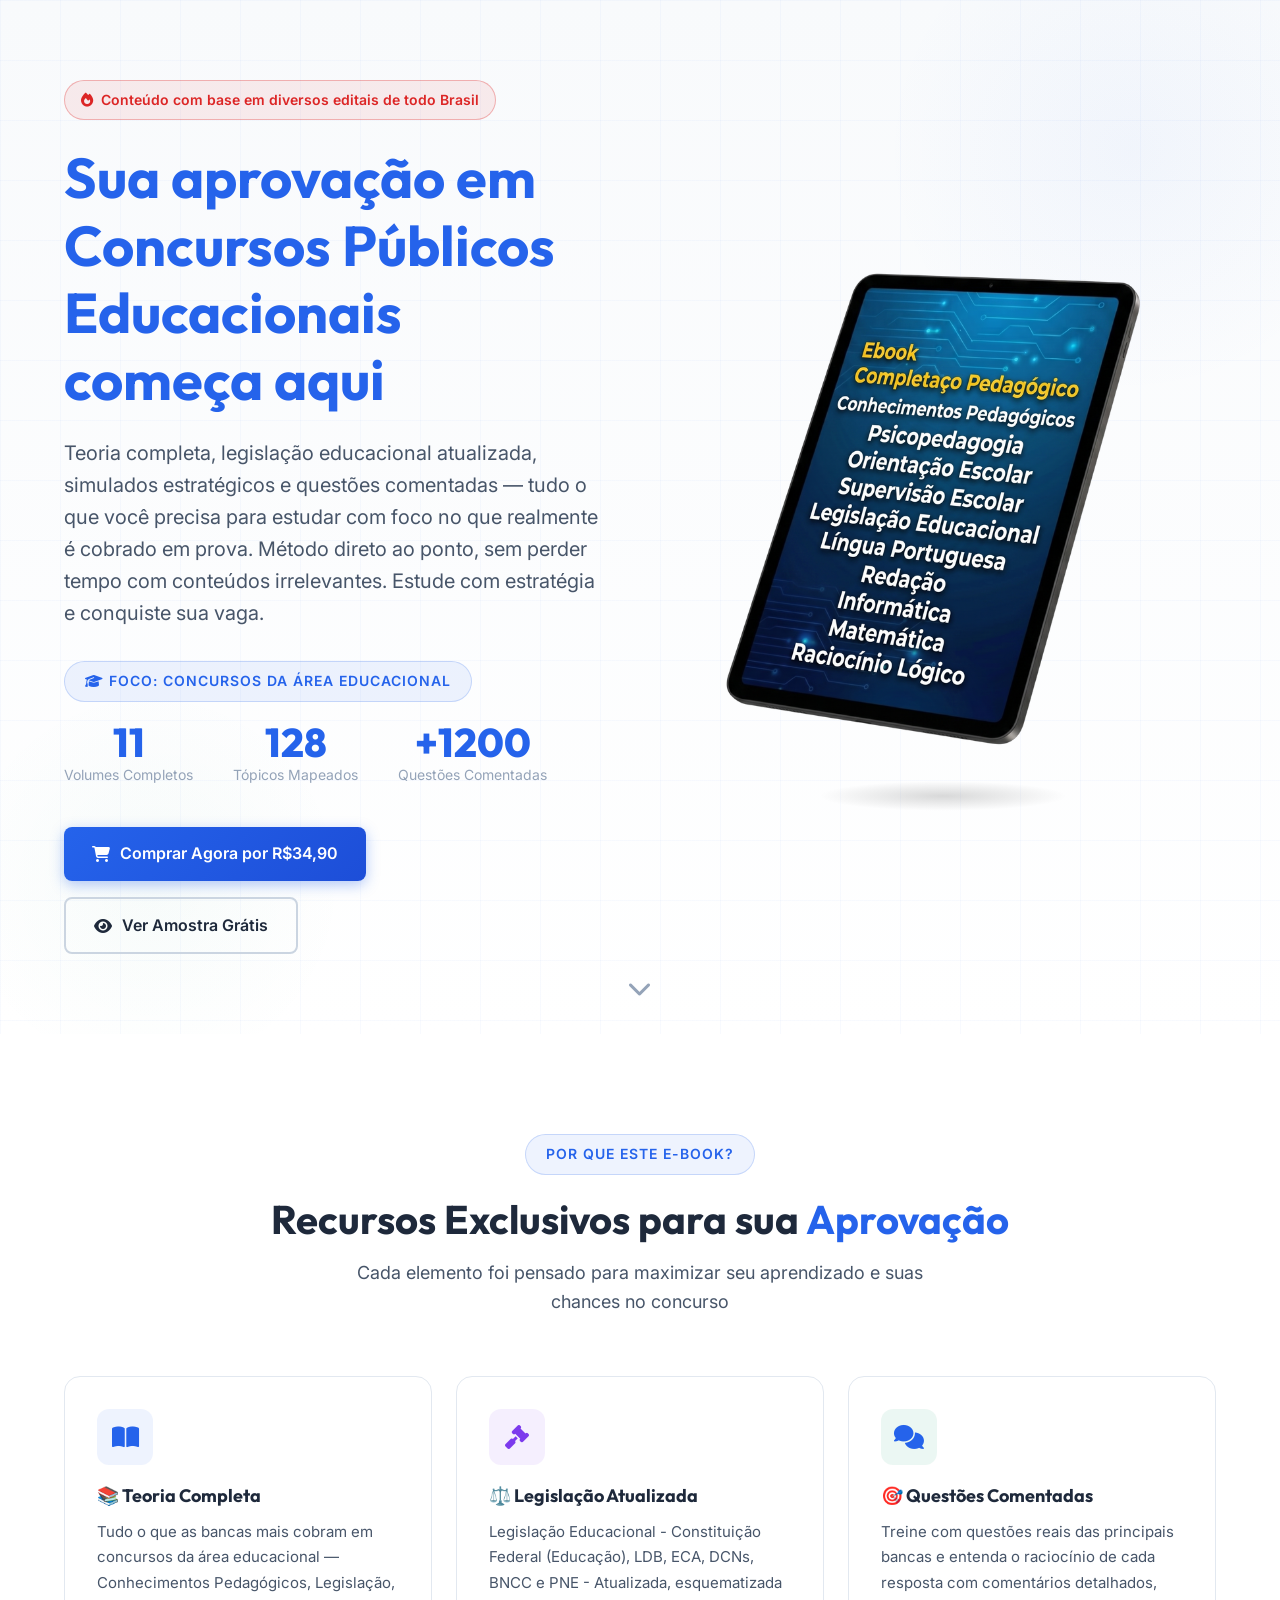
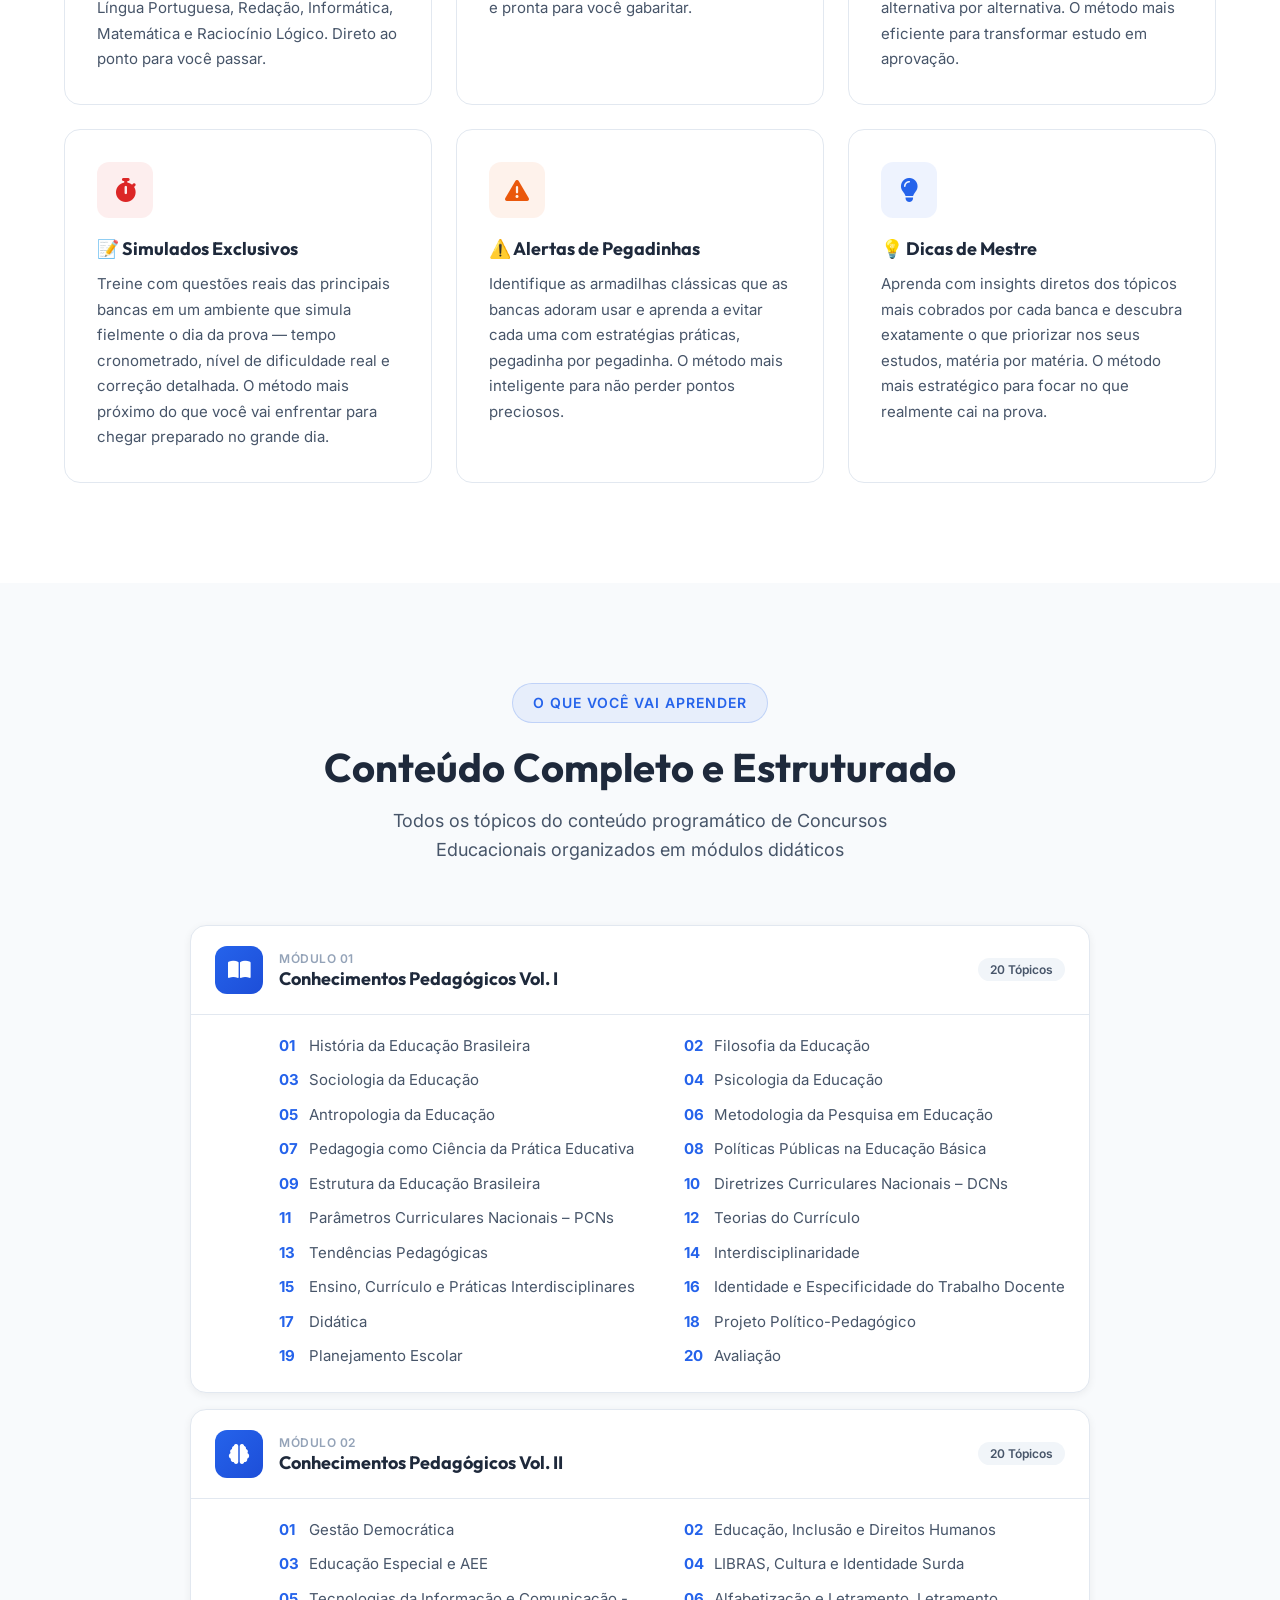
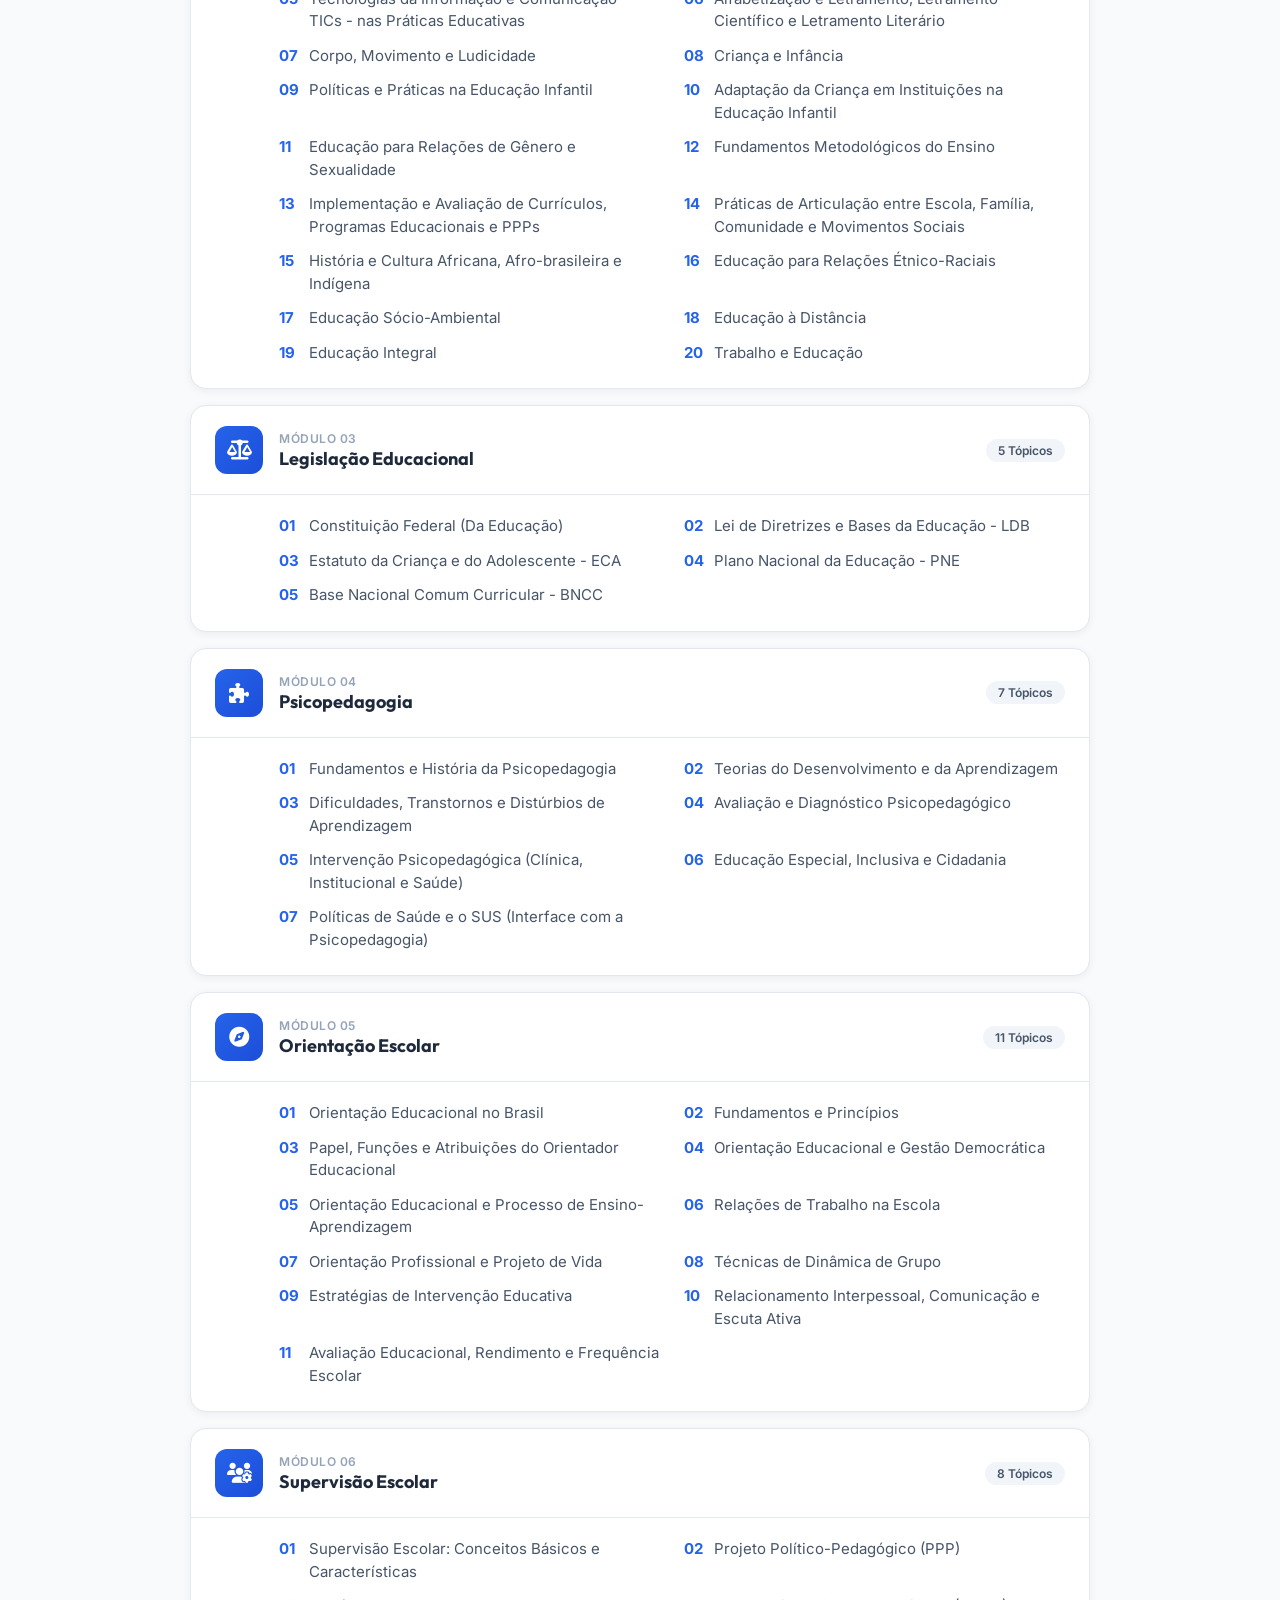
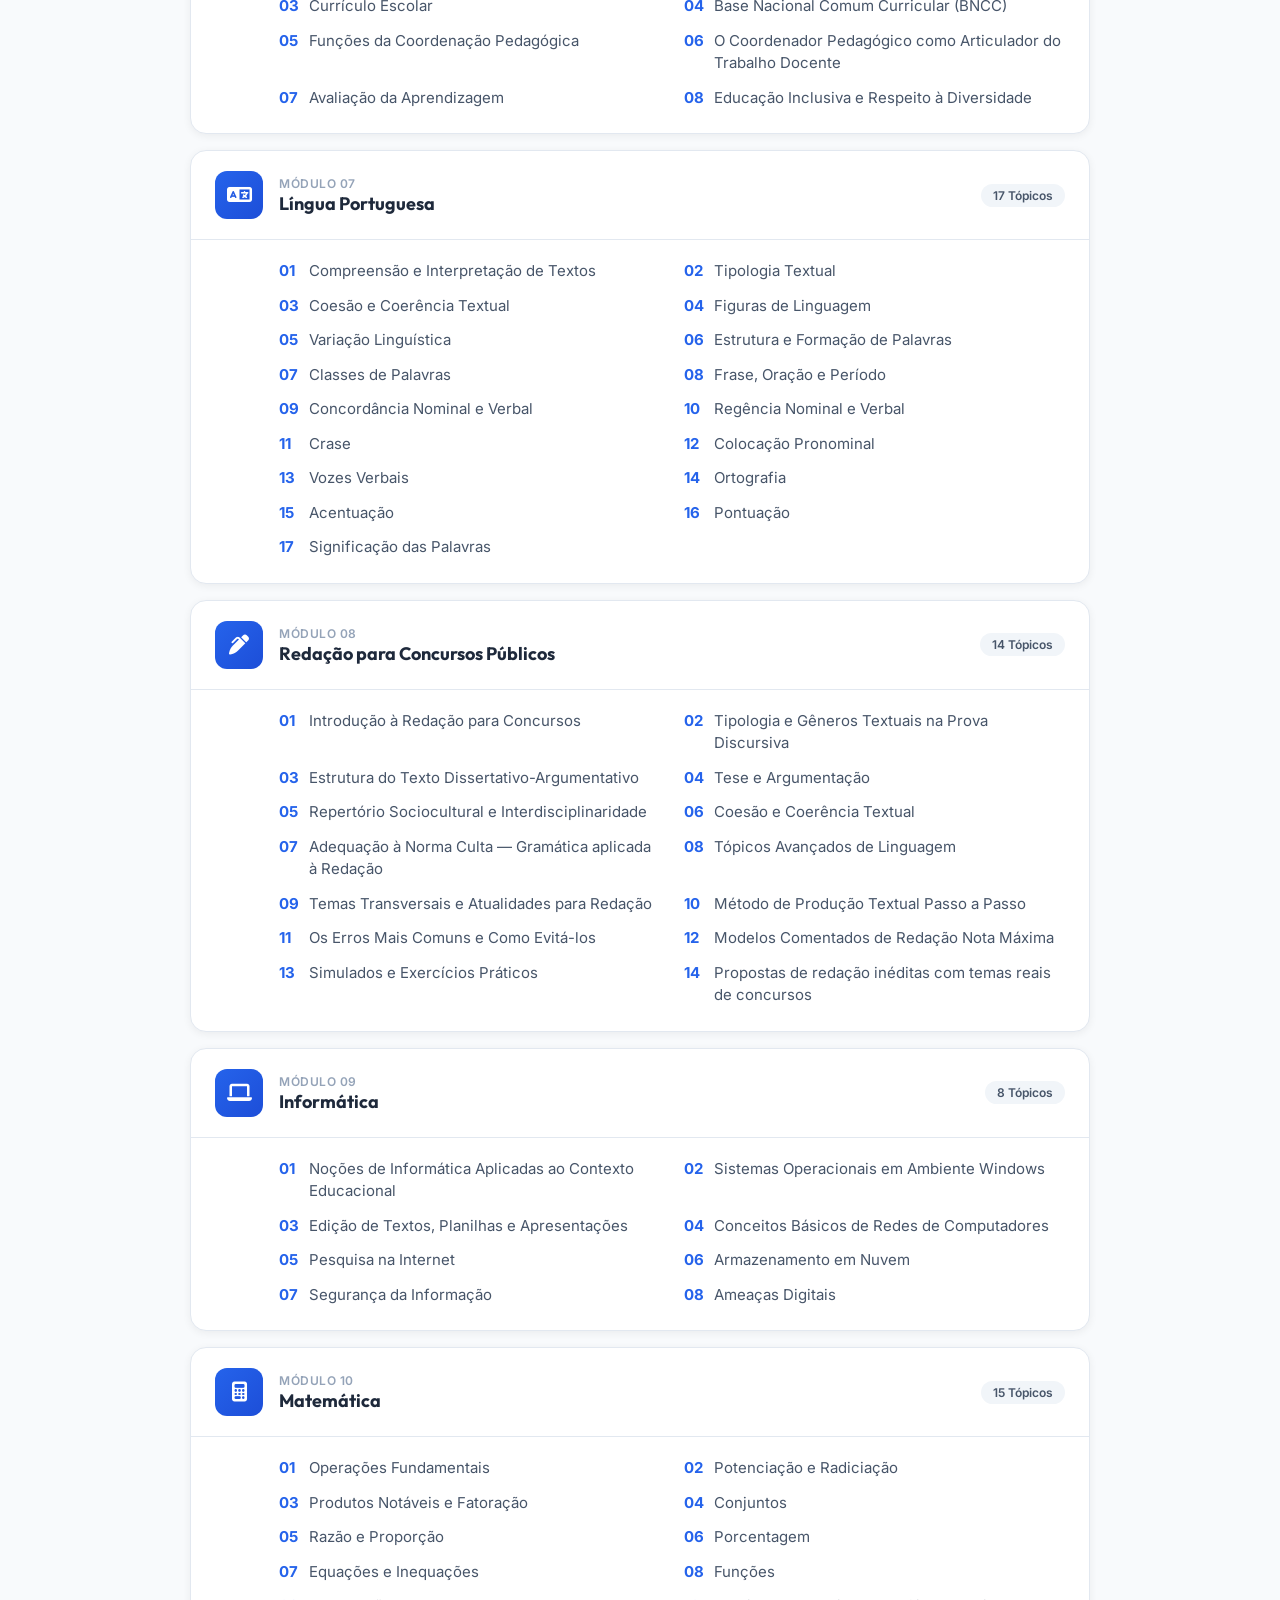
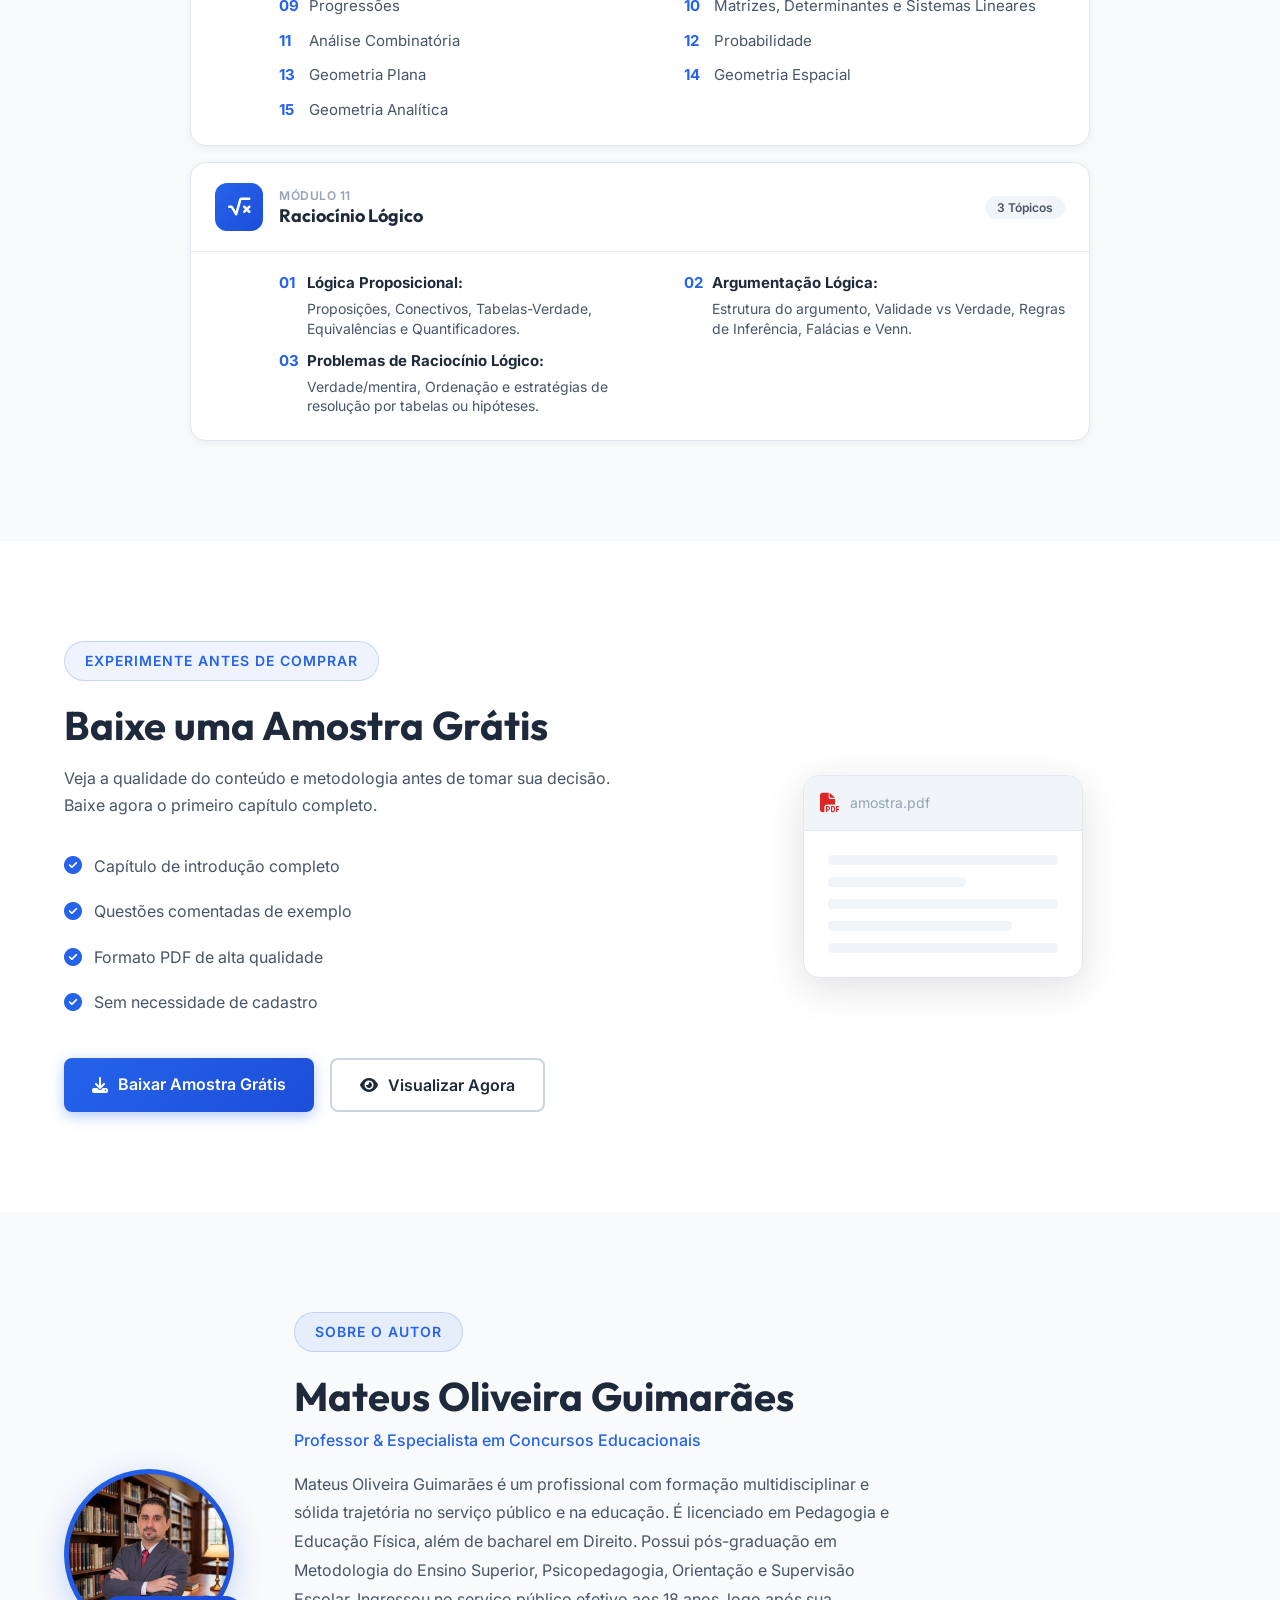
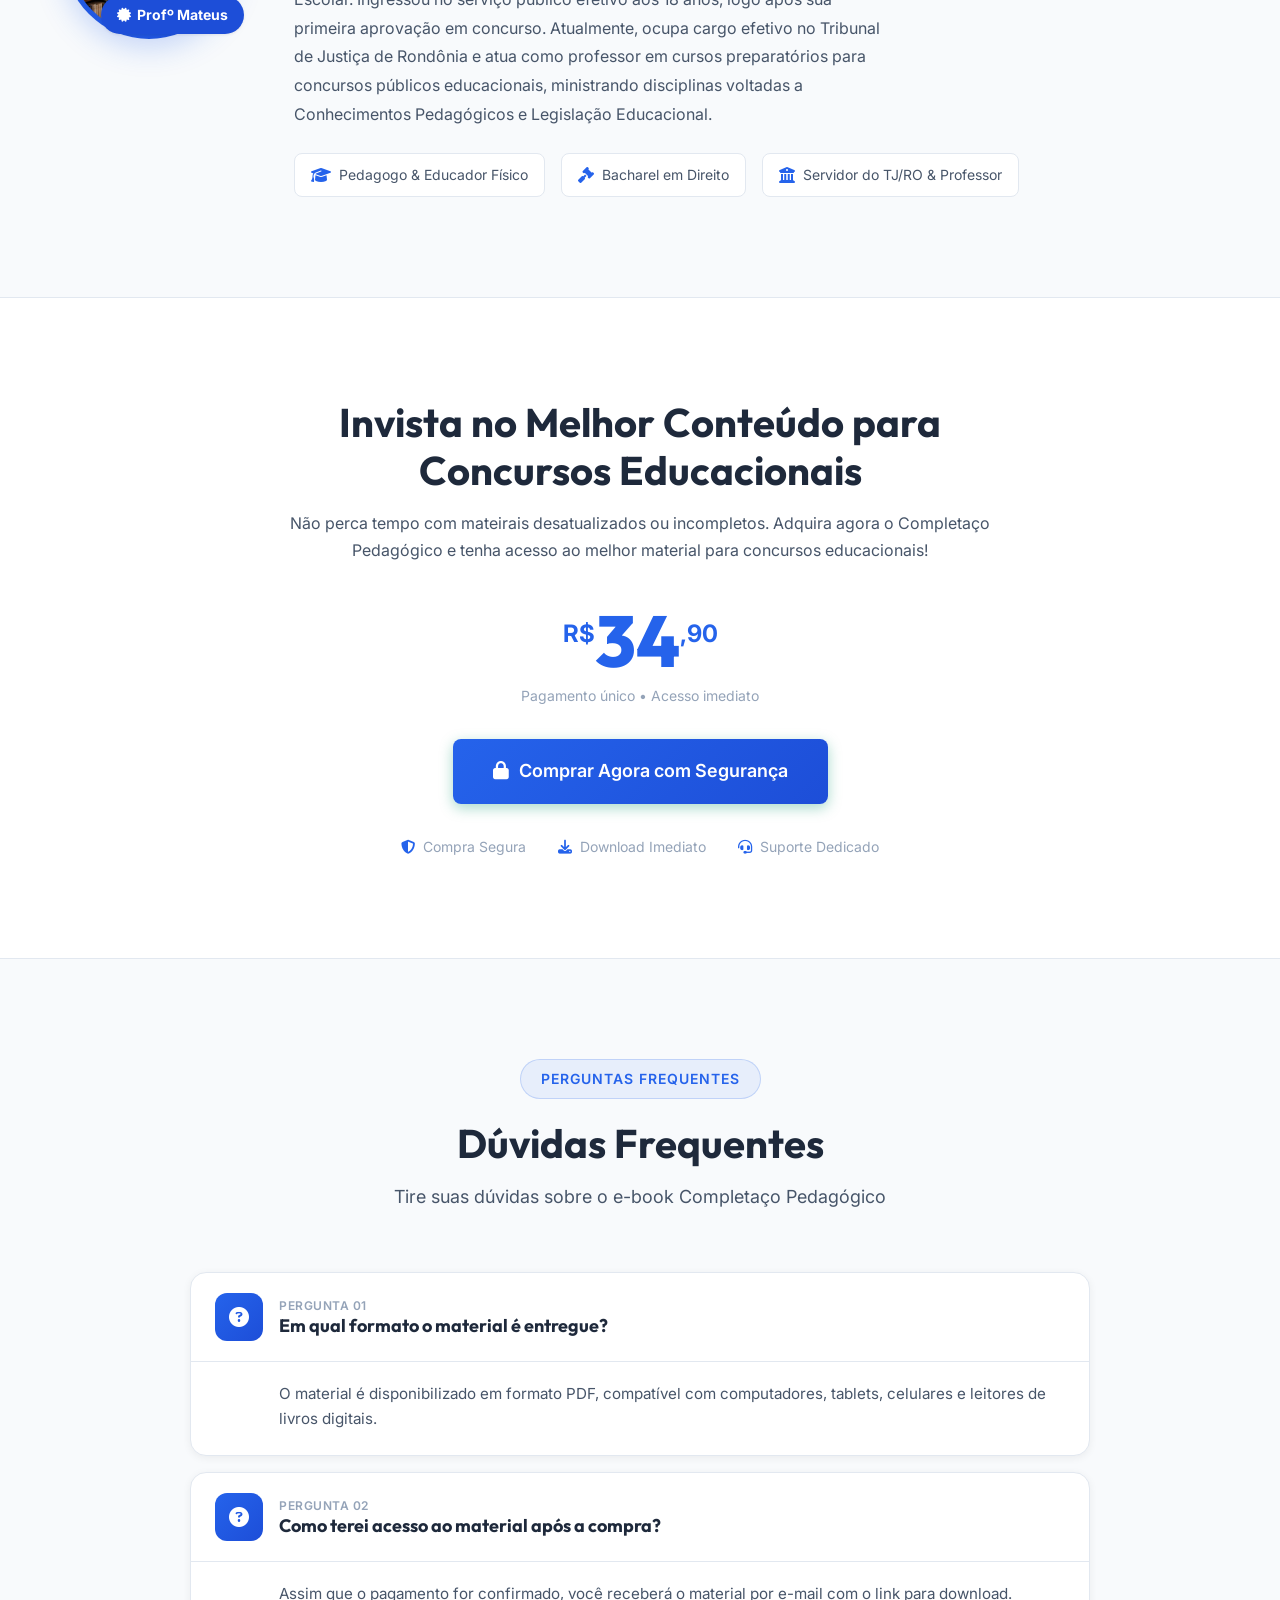
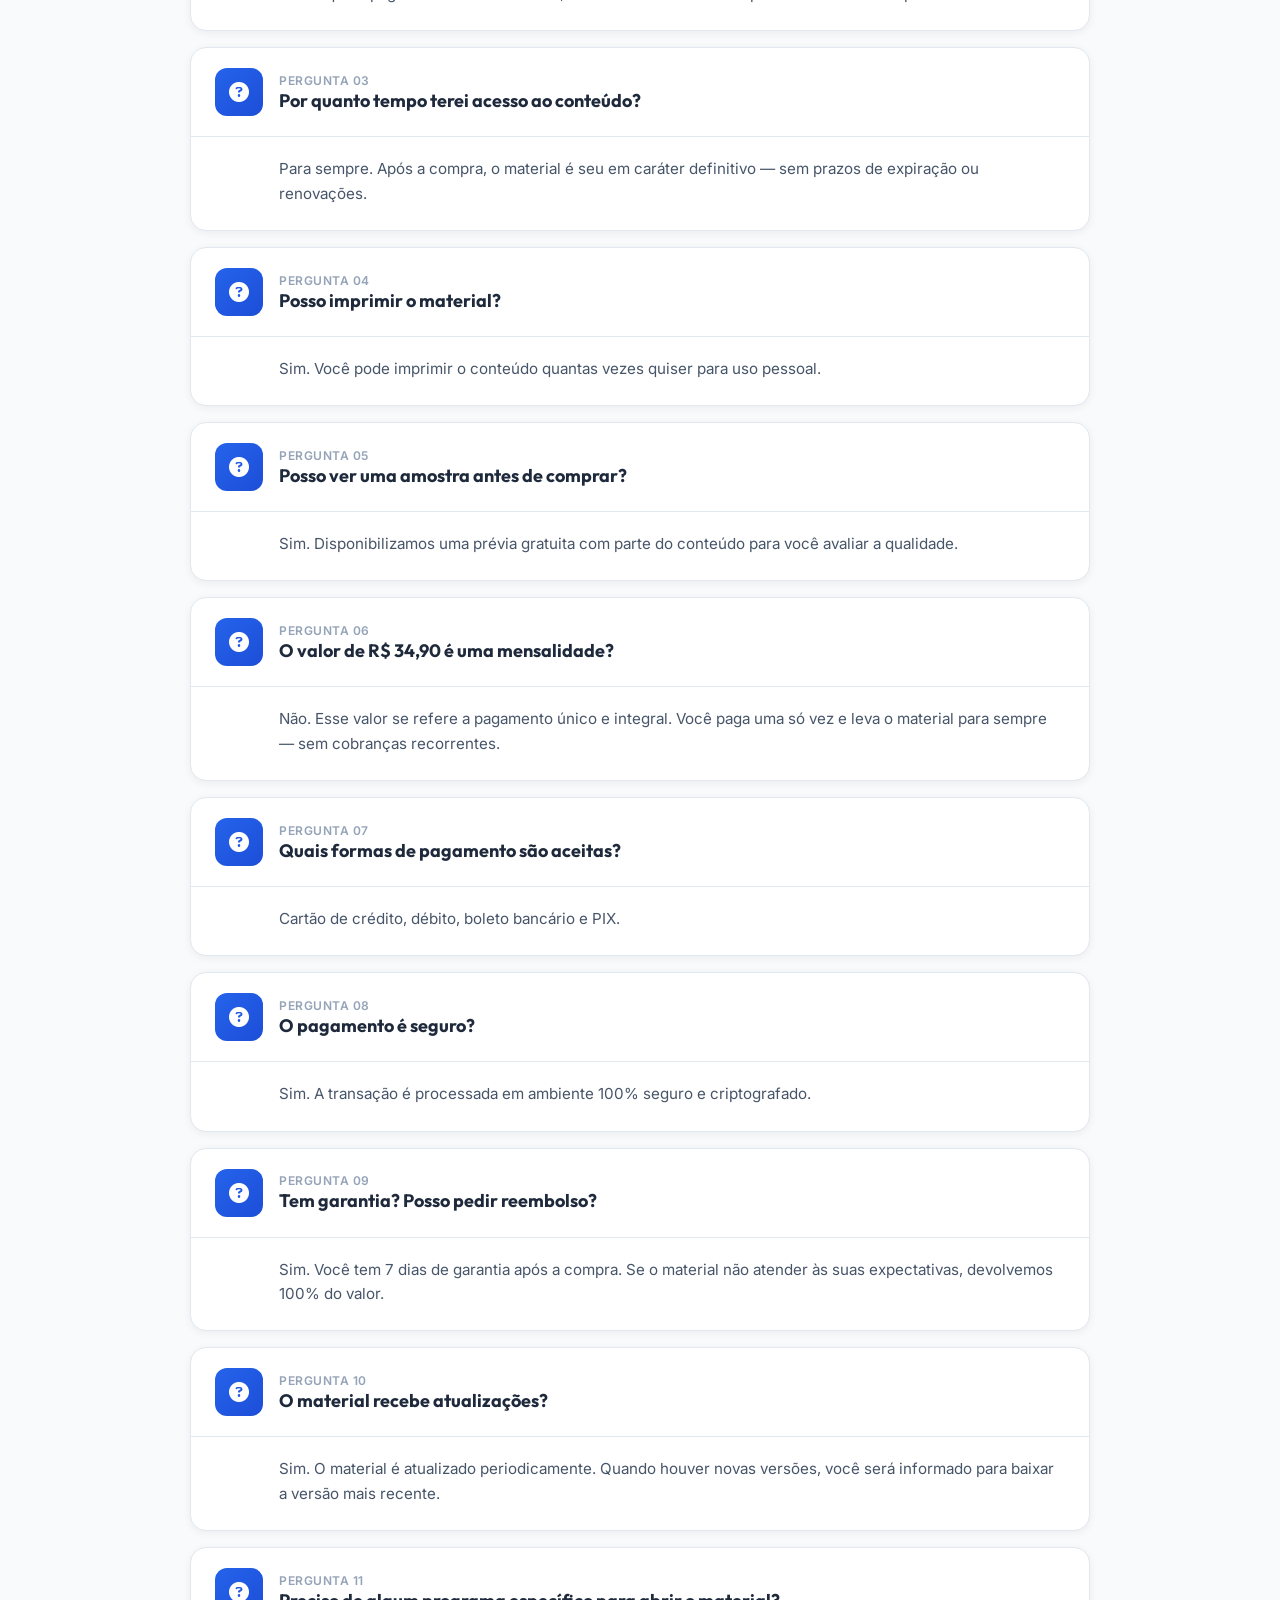
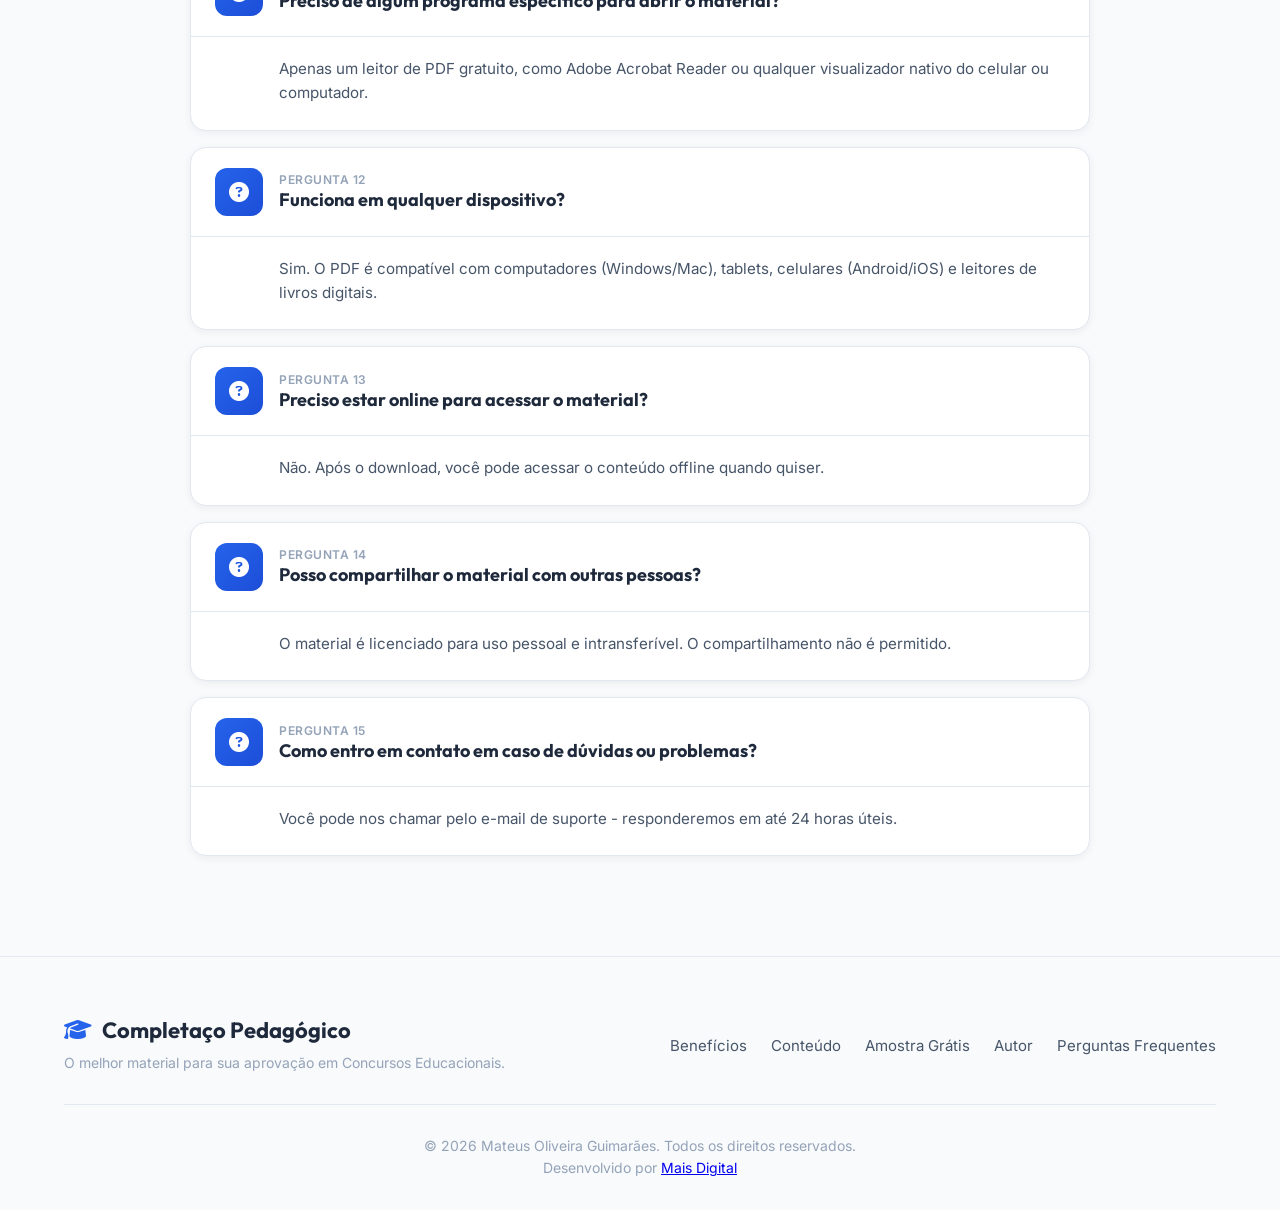
<file: ebook/index.html>
<!DOCTYPE html>
<html lang="pt-BR">
<head>
    <meta http-equiv="refresh" content="0; url=../index.html">
    <title>Redirecionando...</title>
    <script>
        // Redirecionamento em JavaScript como fallback
        window.location.href = "../index.html";
    </script>
</head>
<body>
    <p>Redirecionando para a página principal...</p>
</body>
</html>
</file>
<file: styles.css>
/* ============================================
   INFORMÁTICA PARA CONCURSOS - SALES PAGE
   Design: Clean Academic + Tech (Light Theme)
   ============================================ */

/* CSS Variables */
:root {
    /* Colors - Clean Light Theme */
    --primary: #FFFFFF;
    --primary-soft: #F8FAFC;
    --secondary: #F1F5F9;
    --surface: #FFFFFF;
    --surface-hover: #F8FAFC;

    /* Accent Colors */
    --accent-blue: #2563EB;
    --accent-blue-dark: #1D4ED8;
    --accent-green: #059669;
    --accent-green-light: #10B981;
    --accent-purple: #7C3AED;
    --accent-orange: #EA580C;
    --accent-red: #DC2626;

    /* Text Colors */
    --text-primary: #1E293B;
    --text-secondary: #475569;
    --text-muted: #94A3B8;

    /* Borders */
    --border-light: #E2E8F0;
    --border-medium: #CBD5E1;

    /* Gradients */
    --gradient-blue: linear-gradient(135deg, #2563EB 0%, #1D4ED8 100%);
    --gradient-green: linear-gradient(135deg, #059669 0%, #047857 100%);
    --gradient-hero: linear-gradient(180deg, #F8FAFC 0%, #FFFFFF 100%);

    /* Typography */
    --font-display: 'Outfit', sans-serif;
    --font-body: 'Inter', sans-serif;

    /* Spacing */
    --section-padding: 100px 0;
    --container-width: 1200px;

    /* Effects */
    --border-radius: 16px;
    --border-radius-sm: 8px;
    --shadow-sm: 0 1px 3px rgba(0, 0, 0, 0.08);
    --shadow-md: 0 4px 12px rgba(0, 0, 0, 0.1);
    --shadow-lg: 0 10px 40px rgba(0, 0, 0, 0.12);
    --shadow-card: 0 2px 8px rgba(0, 0, 0, 0.06);

    /* Transitions */
    --transition-fast: 0.2s ease;
    --transition-medium: 0.3s ease;
}

/* Reset & Base */
*,
*::before,
*::after {
    margin: 0;
    padding: 0;
    box-sizing: border-box;
}

html {
    scroll-behavior: smooth;
}

body {
    font-family: var(--font-body);
    background-color: var(--primary);
    color: var(--text-primary);
    line-height: 1.6;
    overflow-x: hidden;
}

/* Container */
.container {
    max-width: var(--container-width);
    margin: 0 auto;
    padding: 0 24px;
}

/* Typography */
h1,
h2,
h3,
h4,
h5,
h6 {
    font-family: var(--font-display);
    font-weight: 700;
    line-height: 1.2;
    color: var(--text-primary);
}

h1 {
    font-size: clamp(2.5rem, 5vw, 3.5rem);
}

h2 {
    font-size: clamp(1.75rem, 4vw, 2.5rem);
}

h3 {
    font-size: clamp(1.125rem, 2vw, 1.375rem);
}

.highlight {
    color: var(--accent-blue);
}

.highlight-accent {
    color: var(--accent-blue);
}

/* Section Styles */
.section-header {
    text-align: center;
    margin-bottom: 60px;
}

.section-tag {
    display: inline-block;
    padding: 8px 20px;
    background: rgba(37, 99, 235, 0.08);
    border: 1px solid rgba(37, 99, 235, 0.2);
    border-radius: 50px;
    font-size: 0.875rem;
    font-weight: 600;
    color: var(--accent-blue);
    text-transform: uppercase;
    letter-spacing: 1px;
    margin-bottom: 20px;
}

.section-header p {
    color: var(--text-secondary);
    font-size: 1.125rem;
    max-width: 600px;
    margin: 16px auto 0;
}

/* Buttons */
.btn {
    display: inline-flex;
    align-items: center;
    gap: 10px;
    padding: 14px 28px;
    font-family: var(--font-body);
    font-size: 1rem;
    font-weight: 600;
    text-decoration: none;
    border: none;
    border-radius: var(--border-radius-sm);
    cursor: pointer;
    transition: all var(--transition-medium);
}

.btn-primary {
    background: var(--gradient-blue);
    color: white;
    box-shadow: 0 4px 14px rgba(37, 99, 235, 0.35);
}

.btn-primary:hover {
    transform: translateY(-2px);
    box-shadow: 0 6px 20px rgba(37, 99, 235, 0.45);
}

.btn-secondary {
    background: transparent;
    color: var(--text-primary);
    border: 2px solid var(--border-medium);
}

.btn-secondary:hover {
    background: var(--secondary);
    border-color: var(--accent-blue);
    color: var(--accent-blue);
}

.btn-cta {
    background: var(--gradient-blue);
    color: white;
    font-size: 1.125rem;
    padding: 18px 40px;
    box-shadow: 0 4px 14px rgba(5, 150, 105, 0.35);
}

.btn-cta:hover {
    transform: translateY(-2px);
    box-shadow: 0 6px 20px rgba(5, 150, 105, 0.45);
}

/* Badge */
.badge {
    display: inline-flex;
    align-items: center;
    gap: 8px;
    padding: 8px 16px;
    background: rgba(220, 38, 38, 0.08);
    border: 1px solid rgba(220, 38, 38, 0.3);
    border-radius: 50px;
    font-size: 0.875rem;
    font-weight: 600;
    color: var(--accent-red);
    margin-bottom: 24px;
}

/* ============================================
   HERO SECTION
   ============================================ */
.hero {
    min-height: 100vh;
    display: flex;
    align-items: center;
    position: relative;
    padding: 80px 0;
    background: var(--gradient-hero);
    overflow: hidden;
}

.hero-decoration {
    position: absolute;
    inset: 0;
    pointer-events: none;
    overflow: hidden;
}

.decoration-circle {
    position: absolute;
    border-radius: 50%;
    opacity: 0.5;
}

.circle-1 {
    width: 500px;
    height: 500px;
    background: radial-gradient(circle, rgba(37, 99, 235, 0.08) 0%, transparent 70%);
    top: -100px;
    right: -100px;
}

.circle-2 {
    width: 400px;
    height: 400px;
    background: radial-gradient(circle, rgba(5, 150, 105, 0.06) 0%, transparent 70%);
    bottom: -50px;
    left: -50px;
}

.decoration-grid {
    position: absolute;
    inset: 0;
    background-image:
        linear-gradient(rgba(37, 99, 235, 0.03) 1px, transparent 1px),
        linear-gradient(90deg, rgba(37, 99, 235, 0.03) 1px, transparent 1px);
    background-size: 60px 60px;
}

.hero-content {
    display: grid;
    grid-template-columns: 1fr 1fr;
    gap: 60px;
    align-items: center;
    position: relative;
    z-index: 1;
}

.hero-text h1 {
    margin-bottom: 24px;
}

.hero-subtitle {
    font-size: 1.25rem;
    color: var(--text-secondary);
    margin-bottom: 32px;
    max-width: 540px;
}

.hero-subtitle strong {
    color: var(--text-primary);
}

/* Hero Stats */
.hero-stats {
    display: flex;
    gap: 40px;
    margin-bottom: 40px;
}

.stat-item {
    text-align: center;
}

.stat-number {
    display: block;
    font-family: var(--font-display);
    font-size: 2.5rem;
    font-weight: 800;
    color: var(--accent-blue);
    line-height: 1;
}

.stat-label {
    font-size: 0.875rem;
    color: var(--text-muted);
}

.hero-cta {
    display: flex;
    gap: 16px;
    flex-wrap: wrap;
}

/* E-book Mockup */
.hero-visual {
    display: flex;
    justify-content: center;
    align-items: center;
}

.ebook-mockup {
    position: relative;
    perspective: 1000px;
}

.ebook-shadow {
    position: absolute;
    bottom: -20px;
    left: 50%;
    transform: translateX(-50%);
    width: 250px;
    height: 30px;
    background: radial-gradient(ellipse at center, rgba(0, 0, 0, 0.15) 0%, transparent 70%);
}

.ebook-cover {
    width: 300px;
    height: 420px;
    background: linear-gradient(145deg, #2563EB, #1D4ED8);
    border-radius: var(--border-radius);
    box-shadow: var(--shadow-lg);
    transform: rotateY(-8deg) rotateX(3deg);
    transition: transform var(--transition-medium);
    overflow: hidden;
}

.ebook-cover:hover {
    transform: rotateY(-3deg) rotateX(1deg);
}

.cover-content {
    height: 100%;
    display: flex;
    flex-direction: column;
    align-items: center;
    justify-content: center;
    padding: 40px;
    text-align: center;
    color: white;
}

.cover-header {
    display: flex;
    flex-direction: column;
    align-items: center;
    gap: 8px;
    margin-bottom: 20px;
}

.cover-header i {
    font-size: 2.5rem;
    opacity: 0.9;
}

.cover-header span {
    font-size: 0.75rem;
    letter-spacing: 3px;
    opacity: 0.7;
}

.cover-content h2 {
    font-size: 1.5rem;
    margin-bottom: 8px;
    color: white;
}

.cover-content p {
    font-size: 0.875rem;
    opacity: 0.8;
    margin-bottom: 24px;
}

.cover-badge {
    padding: 8px 20px;
    background: rgba(255, 255, 255, 0.2);
    border-radius: 50px;
    font-size: 0.875rem;
    font-weight: 700;
    margin-bottom: 20px;
    backdrop-filter: blur(10px);
}

.cover-author small {
    opacity: 0.7;
}

/* Scroll Indicator */
.scroll-indicator {
    position: absolute;
    bottom: 30px;
    left: 50%;
    transform: translateX(-50%);
    animation: bounce 2s infinite;
}

.scroll-indicator i {
    font-size: 1.5rem;
    color: var(--text-muted);
}

@keyframes bounce {

    0%,
    20%,
    50%,
    80%,
    100% {
        transform: translateX(-50%) translateY(0);
    }

    40% {
        transform: translateX(-50%) translateY(-10px);
    }

    60% {
        transform: translateX(-50%) translateY(-5px);
    }
}

/* ============================================
   BENEFITS SECTION
   ============================================ */
.benefits {
    padding: var(--section-padding);
    background: var(--primary);
}

.benefits-grid {
    display: grid;
    grid-template-columns: repeat(3, 1fr);
    gap: 24px;
}

.benefit-card {
    background: var(--surface);
    border: 1px solid var(--border-light);
    border-radius: var(--border-radius);
    padding: 32px;
    transition: all var(--transition-medium);
}

.benefit-card:hover {
    transform: translateY(-4px);
    border-color: var(--accent-blue);
    box-shadow: var(--shadow-md);
}

.benefit-icon {
    width: 56px;
    height: 56px;
    display: flex;
    align-items: center;
    justify-content: center;
    background: rgba(37, 99, 235, 0.08);
    border-radius: 12px;
    margin-bottom: 20px;
}

.benefit-icon i {
    font-size: 1.5rem;
    color: var(--accent-blue);
}

.benefit-icon.warning {
    background: rgba(234, 88, 12, 0.08);
}

.benefit-icon.warning i {
    color: var(--accent-orange);
}

.benefit-icon.keyboard {
    background: rgba(124, 58, 237, 0.08);
}

.benefit-icon.keyboard i {
    color: var(--accent-purple);
}

.benefit-icon.target {
    background: rgba(5, 150, 105, 0.08);
}

.benefit-icon.target i {
    color: var(--accent-blue);
}

.benefit-icon.book {
    background: rgba(37, 99, 235, 0.08);
}

.benefit-icon.exam {
    background: rgba(220, 38, 38, 0.08);
}

.benefit-icon.exam i {
    color: var(--accent-red);
}

.benefit-card h3 {
    margin-bottom: 12px;
    font-size: 1.125rem;
}

.benefit-card p {
    color: var(--text-secondary);
    font-size: 0.9375rem;
    line-height: 1.7;
}

/* ============================================
   CHAPTERS SECTION
   ============================================ */
.content-chapters {
    padding: var(--section-padding);
    background: var(--primary-soft);
}

.chapters-wrapper {
    display: grid;
    flex-direction: column;
    gap: 16px;
    grid-template-columns: repeat(3, 1fr);

}

.chapter-card {
    display: grid;
    align-items: flex-start;
    gap: 10px;
    background: var(--surface);
    border: 1px solid var(--border-light);
    border-radius: var(--border-radius);
    padding: 24px 32px;
    transition: all var(--transition-medium);
}

.chapter-card:hover {
    border-color: var(--accent-blue);
    box-shadow: var(--shadow-sm);
}

.chapter-card.featured {
    border-color: var(--accent-blue);
    background: linear-gradient(135deg, rgba(5, 150, 105, 0.03), transparent);
}

.chapter-card.featured:hover {
    box-shadow: 0 4px 12px rgba(5, 150, 105, 0.15);
}

.chapter-number {
    font-family: var(--font-display);
    font-size: 2rem;
    font-weight: 800;
    color: var(--accent-blue);
    min-width: 60px;
    opacity: 0.8;
}

.chapter-card.featured .chapter-number {
    color: var(--accent-blue);
}

.chapter-content h3 {
    margin-bottom: 8px;
}

.chapter-content p {
    color: var(--text-secondary);
    font-size: 0.9375rem;
    margin-bottom: 12px;
    line-height: 1.7;
}

.chapter-tags {
    display: flex;
    gap: 8px;
    flex-wrap: wrap;
}

.chapter-tags span {
    padding: 4px 12px;
    background: var(--secondary);
    border-radius: 50px;
    font-size: 0.75rem;
    color: var(--text-muted);
    font-weight: 500;
}

/* ============================================
   ACCORDION STYLES
   ============================================ */
.accordion-container {
    max-width: 900px;
    margin: 0 auto;
    display: flex;
    flex-direction: column;
    gap: 16px;
}

.accordion-item {
    background: var(--surface);
    border: 1px solid var(--border-light);
    border-radius: var(--border-radius);
    overflow: hidden;
    transition: all var(--transition-medium);
    box-shadow: var(--shadow-card);
}

.accordion-item:hover {
    border-color: var(--accent-blue);
    box-shadow: var(--shadow-sm);
}

.accordion-item.active {
    border-color: var(--accent-blue);
    box-shadow: var(--shadow-md);
    background: var(--surface);
}

.accordion-header {
    width: 100%;
    display: flex;
    justify-content: space-between;
    align-items: center;
    padding: 20px 24px;
    background: none;
    border: none;
    cursor: default;
    text-align: left;
    outline: none;
    font-family: var(--font-body);
}

.accordion-header-left {
    display: flex;
    align-items: center;
    gap: 16px;
}

.accordion-icon {
    width: 48px;
    height: 48px;
    display: flex;
    align-items: center;
    justify-content: center;
    background: rgba(37, 99, 235, 0.08);
    border-radius: 12px;
    color: var(--accent-blue);
    font-size: 1.25rem;
    transition: all var(--transition-fast);
}

.accordion-item .accordion-icon {
    background: var(--gradient-blue);
    color: white;
}

.accordion-title-wrapper {
    display: flex;
    flex-direction: column;
}

.accordion-subtitle {
    font-size: 0.75rem;
    color: var(--text-muted);
    font-weight: 600;
    text-transform: uppercase;
    letter-spacing: 0.5px;
    margin-bottom: 2px;
}

.accordion-header h3 {
    font-size: 1.125rem;
    font-family: var(--font-display);
    color: var(--text-primary);
    margin: 0;
    font-weight: 700;
}

.accordion-header-right {
    display: flex;
    align-items: center;
    gap: 16px;
}

.accordion-badge {
    padding: 4px 12px;
    background: var(--secondary);
    border-radius: 50px;
    font-size: 0.75rem;
    color: var(--text-secondary);
    font-weight: 600;
}

.accordion-chevron {
    display: none;
}

.accordion-collapse {
    max-height: none;
    overflow: visible;
}

.accordion-body {
    padding: 20px 24px 24px 88px; /* Alignment offsets the icon width + gap */
    border-top: 1px solid var(--border-light);
}

/* Topic list inside accordion body */
.topic-list {
    list-style: none;
    display: grid;
    grid-template-columns: repeat(2, 1fr);
    gap: 12px 24px;
    padding: 0;
    margin: 0;
}

.topic-list li {
    display: flex;
    align-items: flex-start;
    gap: 10px;
    font-size: 0.9375rem;
    color: var(--text-secondary);
    line-height: 1.5;
}

.topic-number {
    font-weight: 700;
    color: var(--accent-blue);
    min-width: 20px;
}

.topic-list li.has-description {
    flex-direction: column;
    align-items: flex-start;
    gap: 4px;
}

.topic-header {
    display: flex;
    align-items: baseline;
    gap: 8px;
}

.topic-title {
    font-weight: 700;
    color: var(--text-primary);
}

.topic-desc {
    font-size: 0.875rem;
    color: var(--text-secondary);
    line-height: 1.4;
    padding-left: 28px;
}

/* Responsiveness for accordion */
@media (max-width: 768px) {
    .accordion-body {
        padding: 16px 20px 20px 20px;
    }
    .topic-list {
        grid-template-columns: 1fr;
    }
    .accordion-header-right {
        gap: 8px;
    }
    .accordion-badge {
        display: none; /* Hide badge on mobile to save space */
    }
}

/* ============================================
   FREE SAMPLE SECTION
   ============================================ */
.free-sample {
    padding: var(--section-padding);
    background: var(--primary);
}

.sample-wrapper {
    display: grid;
    grid-template-columns: 1fr 1fr;
    gap: 60px;
    align-items: center;
}

.sample-content h2 {
    margin-bottom: 16px;
}

.sample-content>p {
    color: var(--text-secondary);
    margin-bottom: 24px;
    line-height: 1.7;
}

.sample-features {
    list-style: none;
    margin-bottom: 32px;
}

.sample-features li {
    display: flex;
    align-items: center;
    gap: 12px;
    padding: 10px 0;
    color: var(--text-secondary);
}

.sample-features i {
    color: var(--accent-blue);
    font-size: 1.125rem;
}

.sample-actions {
    display: flex;
    gap: 16px;
    flex-wrap: wrap;
}

/* PDF Preview Visual */
.sample-visual {
    display: flex;
    justify-content: center;
}

.pdf-preview {
    width: 280px;
    background: var(--surface);
    border-radius: var(--border-radius);
    overflow: hidden;
    box-shadow: var(--shadow-lg);
    border: 1px solid var(--border-light);
}

.pdf-header {
    display: flex;
    align-items: center;
    gap: 10px;
    padding: 16px;
    background: var(--secondary);
    border-bottom: 1px solid var(--border-light);
}

.pdf-header i {
    color: var(--accent-red);
    font-size: 1.25rem;
}

.pdf-header span {
    font-size: 0.875rem;
    color: var(--text-muted);
}

.pdf-body {
    padding: 24px;
}

.pdf-page {
    display: flex;
    flex-direction: column;
    gap: 12px;
}

.pdf-line {
    height: 10px;
    background: var(--secondary);
    border-radius: 4px;
}

.pdf-line.short {
    width: 60%;
}

.pdf-line.medium {
    width: 80%;
}

/* ============================================
   AUTHOR SECTION
   ============================================ */
.author {
    padding: var(--section-padding);
    background: var(--primary-soft);
}

.author-wrapper {
    display: grid;
    grid-template-columns: auto 1fr;
    gap: 60px;
    align-items: center;
}

.author-image {
    position: relative;
}

.author-avatar {
    width: 170px;
    height: 170px;
    display: flex;
    align-items: center;
    justify-content: center;
    background: var(--gradient-blue);
    border-radius: 50%;
    box-shadow: 0 8px 30px rgba(37, 99, 235, 0.25);
    overflow: hidden;
    padding: 0;
    margin: 0 auto;
}

.author-avatar img {
    width: 160px;
    height: 160px;
    border-radius: 50%;
    object-fit: cover;
    display: block;
    margin: 0 auto;
}

.author-badge {
    position: absolute;
    bottom: 5px;
    right: -10px;
    display: flex;
    align-items: center;
    gap: 6px;
    padding: 8px 16px;
    background: var(--accent-blue-dark);
    border-radius: 50px;
    color: white;
    font-weight: 700;
    font-size: 0.875rem;
    box-shadow: var(--shadow-sm);
}

.author-content h2 {
    margin-bottom: 8px;
}

.author-title {
    color: var(--accent-blue);
    font-weight: 500;
    margin-bottom: 16px;
}

.author-bio {
    color: var(--text-secondary);
    margin-bottom: 24px;
    max-width: 600px;
    line-height: 1.8;
}

.author-credentials {
    display: flex;
    gap: 16px;
    flex-wrap: wrap;
}

.credential {
    display: flex;
    align-items: center;
    gap: 8px;
    padding: 10px 16px;
    background: var(--surface);
    border-radius: var(--border-radius-sm);
    border: 1px solid var(--border-light);
}

.credential i {
    color: var(--accent-blue);
}

.credential span {
    font-size: 0.875rem;
    color: var(--text-secondary);
}

/* ============================================
   CTA FINAL SECTION
   ============================================ */
.cta-final {
    padding: var(--section-padding);
    background: var(--primary);
    border-top: 1px solid var(--border-light);
}

.cta-wrapper {
    max-width: 700px;
    margin: 0 auto;
    text-align: center;
}

.cta-content h2 {
    margin-bottom: 16px;
}

.cta-content>p {
    color: var(--text-secondary);
    margin-bottom: 40px;
    line-height: 1.7;
}

.price-box {
    margin-bottom: 32px;
}

.price-tag {
    display: inline-flex;
    align-items: flex-start;
    color: var(--accent-blue);
    margin-bottom: 8px;
}

.currency {
    font-size: 1.5rem;
    font-weight: 700;
    margin-top: 10px;
}

.price-value {
    font-family: var(--font-display);
    font-size: 4.5rem;
    font-weight: 800;
    line-height: 1;
}

.price-cents {
    font-size: 1.5rem;
    font-weight: 700;
    margin-top: 10px;
}

.price-note {
    display: block;
    color: var(--text-muted);
    font-size: 0.875rem;
}

.cta-wrapper .btn-cta {
    margin-bottom: 32px;
}

.trust-badges {
    display: flex;
    justify-content: center;
    gap: 32px;
    flex-wrap: wrap;
}

.trust-item {
    display: flex;
    align-items: center;
    gap: 8px;
    color: var(--text-muted);
    font-size: 0.875rem;
}

.trust-item i {
    color: var(--accent-blue);
}

/* ============================================
   FAQ SECTION
   ============================================ */
.faq-section {
    padding: var(--section-padding);
    background: var(--primary-soft);
    border-top: 1px solid var(--border-light);
}

.faq-section .accordion-body p {
    color: var(--text-secondary);
    font-size: 0.95rem;
    line-height: 1.6;
}

/* ============================================
   FOOTER
   ============================================ */
.footer {
    padding: 60px 0 30px;
    background: var(--primary-soft);
    border-top: 1px solid var(--border-light);
}

.footer-content {
    display: flex;
    justify-content: space-between;
    align-items: center;
    padding-bottom: 30px;
    border-bottom: 1px solid var(--border-light);
    margin-bottom: 30px;
}

.footer-brand h3 {
    display: flex;
    align-items: center;
    gap: 10px;
    margin-bottom: 8px;
}

.footer-brand h3 i {
    color: var(--accent-blue);
}

.footer-brand p {
    color: var(--text-muted);
    font-size: 0.875rem;
}

.footer-links {
    display: flex;
    gap: 24px;
}

.footer-links a {
    color: var(--text-secondary);
    text-decoration: none;
    font-size: 0.9375rem;
    transition: color var(--transition-fast);
}

.footer-links a:hover {
    color: var(--accent-blue);
}

.footer-bottom {
    text-align: center;
}

.footer-bottom p {
    color: var(--text-muted);
    font-size: 0.875rem;
}

/* ============================================
   MODAL
   ============================================ */
.modal {
    position: fixed;
    inset: 0;
    display: flex;
    align-items: center;
    justify-content: center;
    z-index: 1000;
    opacity: 0;
    visibility: hidden;
    transition: all var(--transition-medium);
}

.modal.active {
    opacity: 1;
    visibility: visible;
}

.modal-overlay {
    position: absolute;
    inset: 0;
    background: rgba(15, 23, 42, 0.6);
    backdrop-filter: blur(4px);
}

.modal-content {
    position: relative;
    width: 90%;
    max-width: 800px;
    background: var(--surface);
    border-radius: var(--border-radius);
    border: 1px solid var(--border-light);
    overflow: hidden;
    transform: translateY(20px);
    transition: transform var(--transition-medium);
    box-shadow: var(--shadow-lg);
}

.modal.active .modal-content {
    transform: translateY(0);
}

.modal-close {
    position: absolute;
    top: 16px;
    right: 16px;
    width: 40px;
    height: 40px;
    display: flex;
    align-items: center;
    justify-content: center;
    background: var(--secondary);
    border: 1px solid var(--border-light);
    border-radius: 50%;
    color: var(--text-primary);
    cursor: pointer;
    z-index: 10;
    transition: all var(--transition-fast);
}

.modal-close:hover {
    background: var(--accent-red);
    color: white;
    border-color: var(--accent-red);
}

.modal-header {
    padding: 20px 24px;
    border-bottom: 1px solid var(--border-light);
    background: var(--primary-soft);
}

.modal-header h3 {
    display: flex;
    align-items: center;
    gap: 10px;
    font-size: 1.125rem;
}

.modal-header i {
    color: var(--accent-red);
}

.modal-body {
    background: var(--secondary);
}

.modal-body iframe {
    border: none;
    display: block;
}

.modal-footer {
    padding: 20px 24px;
    display: flex;
    justify-content: center;
    border-top: 1px solid var(--border-light);
}

/* ============================================
   RESPONSIVE
   ============================================ */
@media (max-width: 1024px) {
    .hero-content {
        grid-template-columns: 1fr;
        text-align: center;
    }
    .hero-subtitle {
        margin: 0 auto 32px;
    }
    .hero-stats {
        justify-content: center;
    }
    .hero-cta {
        justify-content: center;
    }
    .ebook-mockup {
        transform: none;
        width: 60%;
    }
    .benefits-grid {
        grid-template-columns: repeat(2, 1fr);
    }
    .chapters-wrapper {
        grid-template-columns: 1fr 1fr;
        gap: 16px;
    }
    .sample-wrapper {
        grid-template-columns: 1fr;
        text-align: center;
    }
    .sample-features {
        display: inline-block;
        text-align: left;
    }
    .sample-actions {
        justify-content: center;
    }
    .author-wrapper {
        grid-template-columns: 1fr;
        text-align: center;
        gap: 32px;
    }
    .author-image {
        display: flex;
        justify-content: center;
        margin-bottom: 16px;
    }
    .author-avatar {
        width: 170px;
        height: 170px;
    }
    .author-image {
        margin-left: auto;
        margin-right: auto;
        display: flex;
        justify-content: center;
        align-items: center;
        width: min-content;
    }
    .author-avatar img {
        width: 160px;
        height: 160px;
    }
    .author-badge {
        bottom: 5px;
        padding: 8px 16px;
        font-size: 0.875rem;
    }
    .author-bio {
        margin: 0 auto 24px;
    }
    .author-credentials {
        justify-content: center;
    }
}

@media (max-width: 768px) {
    .ebook-mockup {
        transform: none;
        width: 70%;
    }
    .benefits-grid {
        grid-template-columns: 1fr;
    }
    .chapters-wrapper {
        grid-template-columns: 1fr;
        gap: 12px;
    }
    .chapter-card {
        flex-direction: column;
        gap: 12px;
    }
    .chapter-number {
        font-size: 1.5rem;
    }
    .footer-content {
        flex-direction: column;
        gap: 24px;
        text-align: center;
    }
    .footer-links {
        flex-wrap: wrap;
        justify-content: center;
    }
    .hero-stats {
        flex-direction: column;
        gap: 24px;
    }
    .author-avatar {
        width: 80px;
        height: 80px;
    }
    .author-avatar img {
        width: 60px;
        height: 60px;
    }
    .author-avatar {
        width: 170px;
        height: 170px;
    }
    .author-image {
        margin-left: auto;
        margin-right: auto;
        display: flex;
        justify-content: center;
        align-items: center;
        width: min-content;
    }
    .author-avatar img {
        width: 160px;
        height: 160px;
    }
    .author-badge {
        bottom: 5px;
        padding: 8px 16px;
        font-size: 0.875rem;
    }
}

@media (max-width: 480px) {
    .ebook-mockup {
        width: 100%;
    }
    .btn {
        width: 100%;
        justify-content: center;
    }

    .hero-cta {
        flex-direction: column;
    }

    .sample-actions {
        flex-direction: column;
    }

    .ebook-cover {
        width: 240px;
        height: 340px;
    }
}

/* MOBILE FIRST - OTIMIZAÇÃO BOOTSTRAP-LIKE */
@media (max-width: 480px) {
    .container {
        padding: 0 8px;
    }

    .section-header h2,
    .section-header p {
        font-size: 1.1rem;
    }

    .benefits-grid {
        grid-template-columns: 1fr;
        gap: 16px;
    }

    .chapters-wrapper {
        grid-template-columns: 1fr;
        gap: 12px;
    }

    .chapter-card {
        padding: 16px 10px;
    }

    .chapter-number {
        font-size: 1.1rem;
        min-width: 36px;
    }

    .author-wrapper {
        gap: 16px;
    }

    .author-avatar {
        width: 48px;
        height: 48px;
    }

    .author-avatar img {
        width: 36px;
        height: 36px;
    }

    .author-badge {
        font-size: 0.7rem;
        padding: 4px 8px;
        right: -4px;
        bottom: 0;
    }

    .author-content h2 {
        font-size: 1.1rem;
    }

    .author-title,
    .author-bio {
        font-size: 0.95rem;
    }

    .author-credentials {
        gap: 8px;
    }

    .credential {
        padding: 6px 8px;
        font-size: 0.85rem;
    }

    .cta-wrapper {
        padding: 0 4px;
    }


    .footer-content {
        flex-direction: column;
        gap: 12px;
        text-align: center;
    }

    .footer-links {
        flex-wrap: wrap;
        gap: 10px;
        justify-content: center;
    }

    .footer-bottom p {
        font-size: 0.8rem;
    }

    .author-avatar {
        width: 170px;
        height: 170px;
    }

    .author-image {
        margin-left: auto;
        margin-right: auto;
        display: flex;
        justify-content: center;
        align-items: center;
        width: min-content;

    }

    .author-avatar img {
        width: 160px;
        height: 160px;
    }

    .author-badge {
        bottom: 5px;
        padding: 8px 16px;
        font-size: 0.875rem;
    }
    
    .trust-badges {
        align-items: center;
        flex-direction: column;
        gap: 16px;
    }
}
</file>
